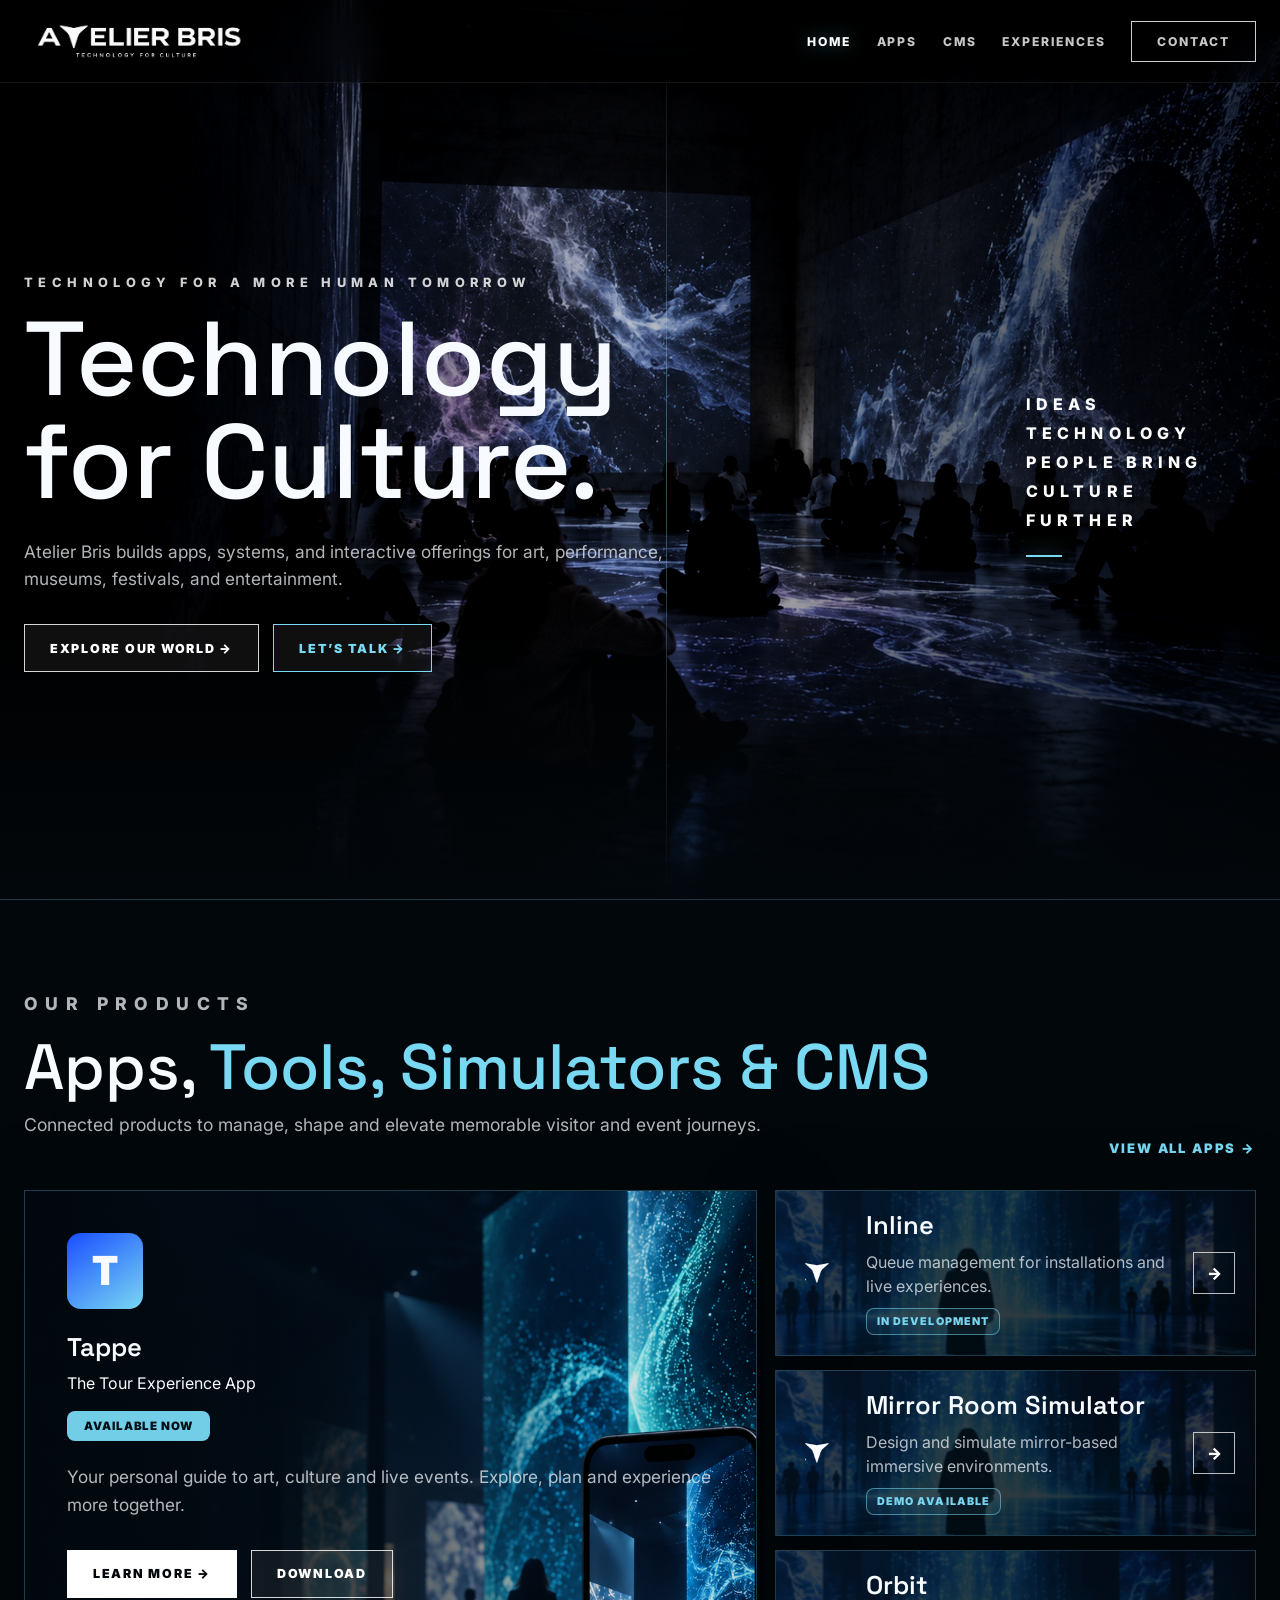
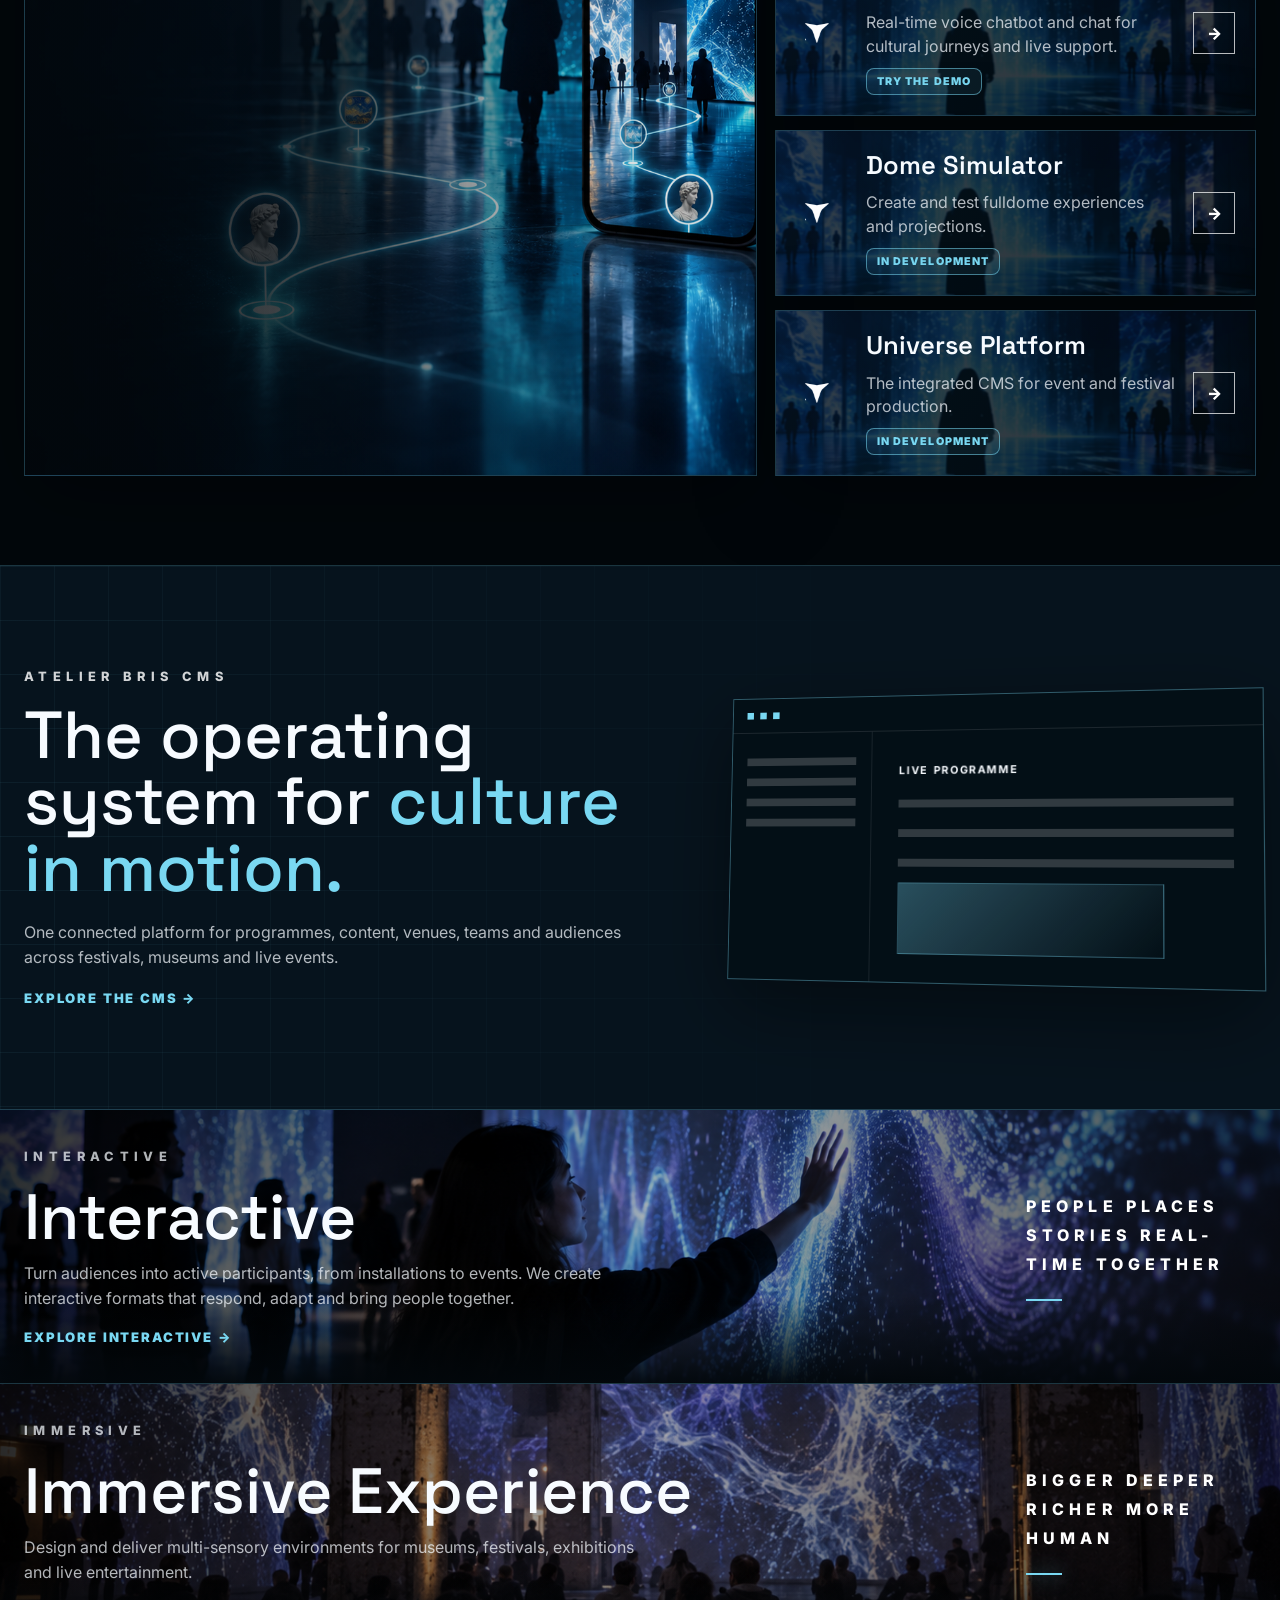
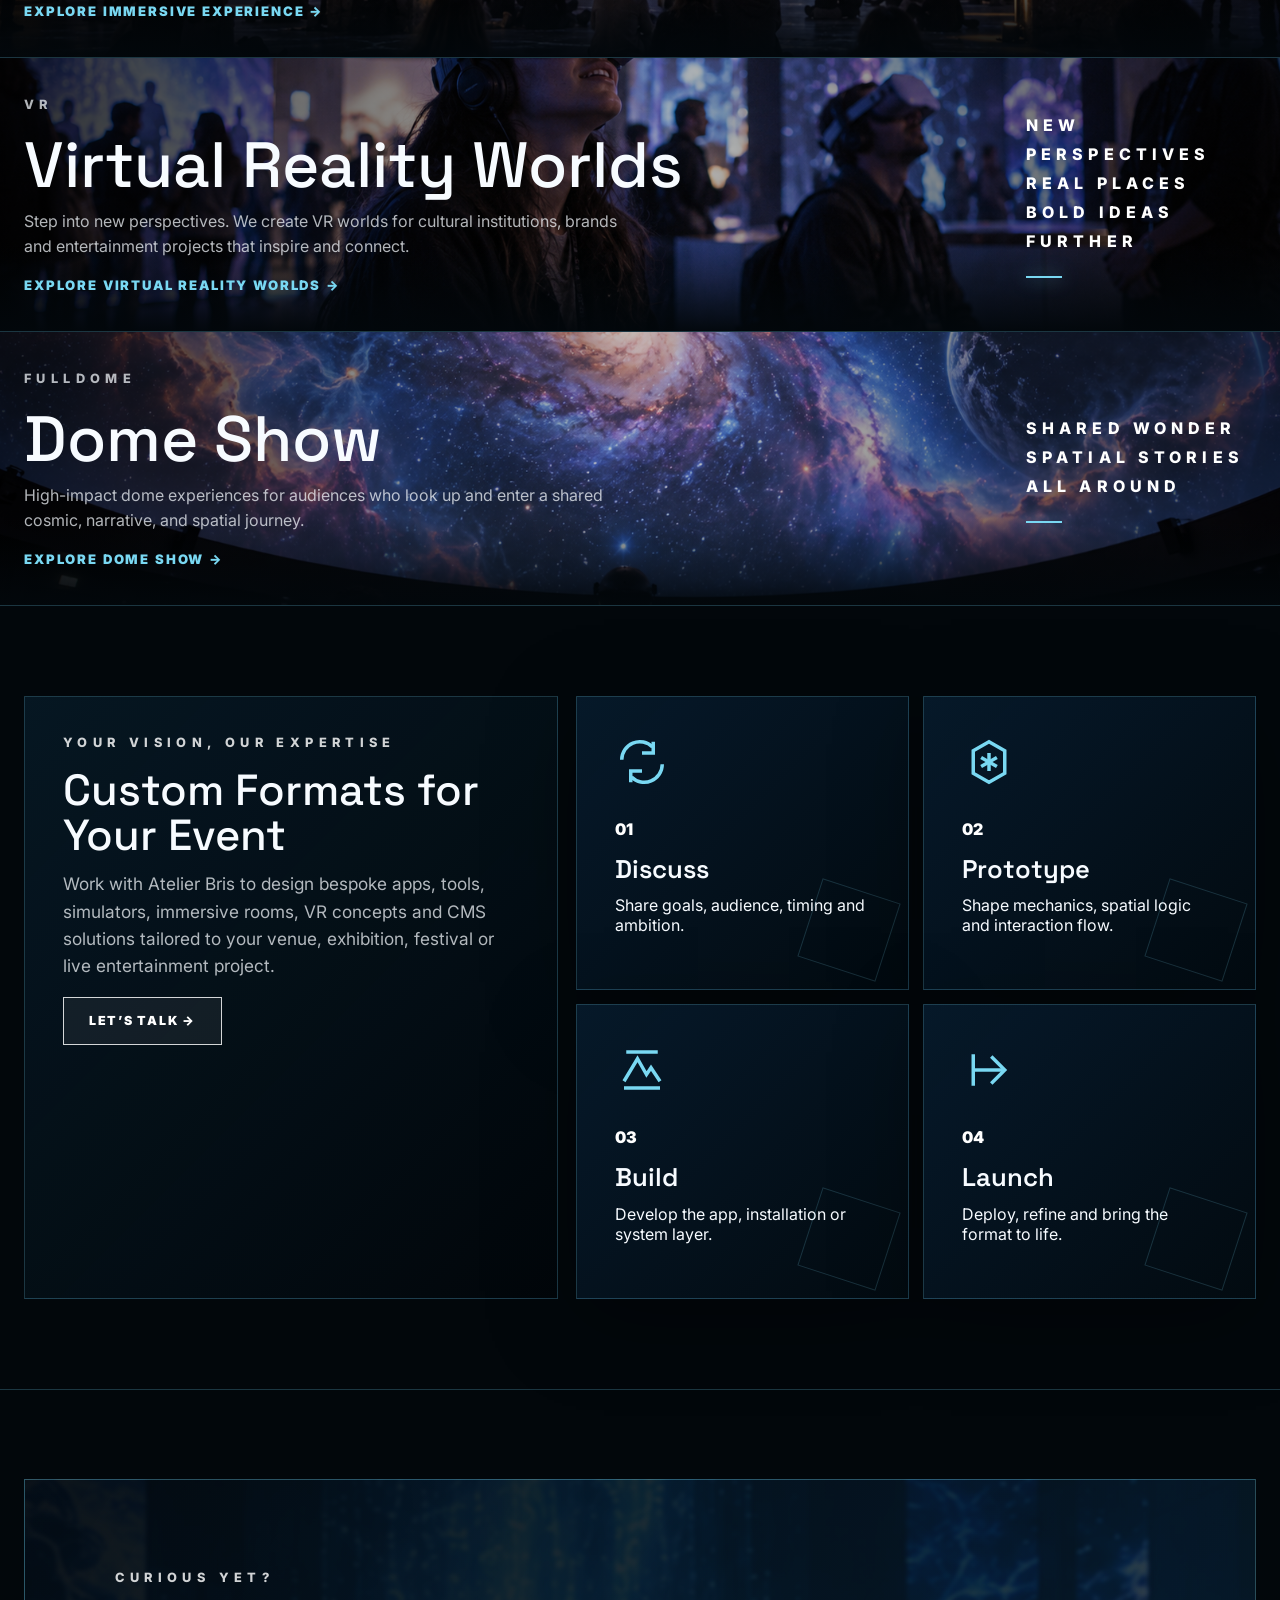
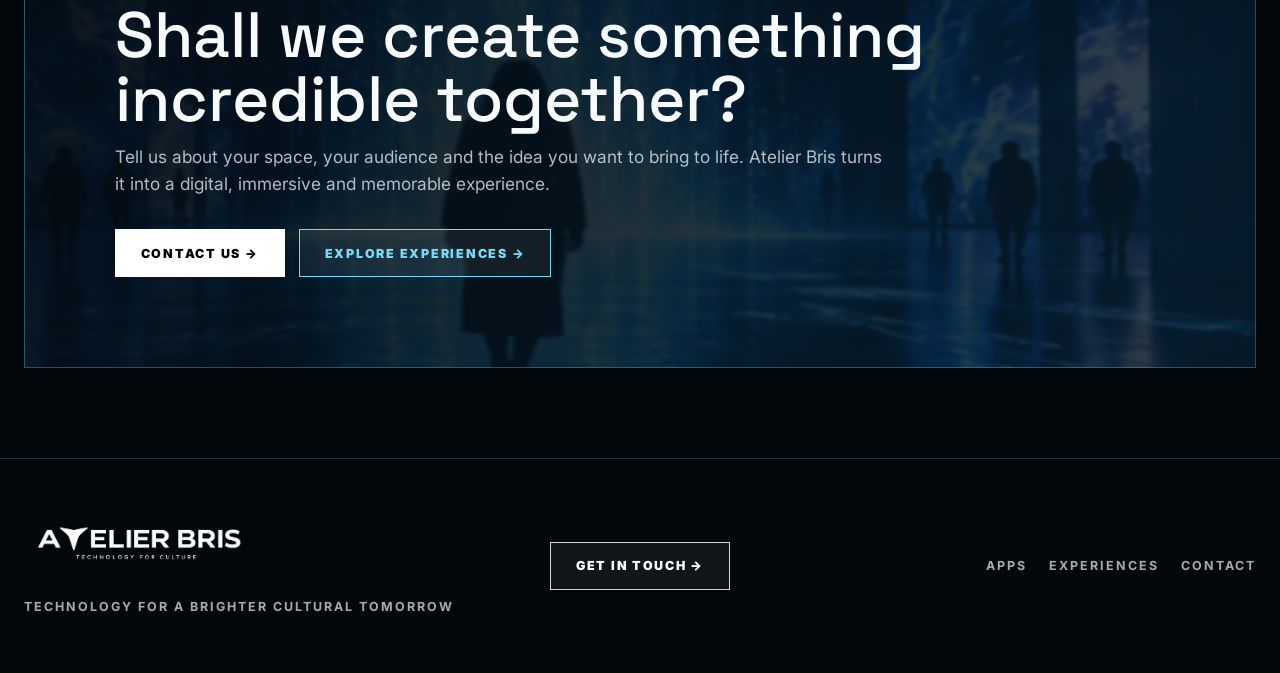
<file: index.html>
<!doctype html>
<html lang="en" class="no-js">
  <head>
    <meta charset="UTF-8" />
    <meta name="viewport" content="width=device-width, initial-scale=1.0" />
    <title>Atelier Bris | Technology for Culture</title>
    <meta name="description" content="Atelier Bris crea app, sistemi e format interattivi per arte, cultura, musei, festival e entertainment." />
    <link rel="preconnect" href="https://fonts.googleapis.com" />
    <link rel="preconnect" href="https://fonts.gstatic.com" crossorigin />
    <link href="https://fonts.googleapis.com/css2?family=Inter:wght@400;500;700;800;900&family=Space+Grotesk:wght@400;500;600;700&display=swap" rel="stylesheet" />
    <link rel="stylesheet" href="styles.css" />
  </head>
  <body style="--hero-image: url('assets/hero.png'); --abstract-image: url('assets/atelier-bris-abstract-clean.jpg')">
    <div class="site-shell">
      <header class="site-header">
        <nav class="nav" aria-label="Main navigation">
          <a class="brand" href="index.html" aria-label="Atelier Bris home"><img src="assets/atelier-bris-logo-white.png" alt="Atelier Bris - Technology for Culture" /></a>
          <button class="menu-toggle" type="button" aria-label="Open menu" aria-expanded="false" aria-controls="primary-menu" data-menu-toggle><span></span><span></span><span></span></button>
          <div class="nav-links" id="primary-menu" data-menu-panel>
            <a class="active" href="index.html">Home</a>
            <a href="apps/index.html">Apps</a>
            <a href="cms/index.html">CMS</a>
            <a href="experiences/index.html">Experiences</a>
            <a class="pill" href="contact/index.html">Contact</a>
          </div>
        </nav>
      </header>

      <main>
        <section class="hero">
          <div class="container hero-grid">
            <div class="reveal">
              <p class="eyebrow">Technology for a more human tomorrow</p>
              <h1>Technology for Culture.</h1>
              <p class="lead">Atelier Bris builds apps, systems, and interactive offerings for art, performance, museums, festivals, and entertainment.</p>
              <div class="actions">
                <a class="btn" href="experiences/index.html">Explore Our World →</a>
                <a class="btn cyan" href="contact/index.html">Let’s Talk →</a>
              </div>
            </div>
            <aside class="side-manifesto reveal">Ideas technology people bring culture further</aside>
          </div>
        </section>

        <section class="section" id="products">
          <div class="container">
            <div class="section-heading reveal">
              <div>
                <p class="eyebrow">Our Products</p>
                <h2>Apps, <span class="cyan-text">Tools, Simulators & CMS</span></h2>
                <p>Connected products to manage, shape and elevate memorable visitor and event journeys.</p>
              </div>
              <a class="kicker-link" href="apps/index.html">View all apps →</a>
            </div>
            <div class="products-grid">
              <a class="featured-app reveal" href="tappe/index.html">
                <div>
                  <div class="app-icon">T</div>
                  <h3>Tappe</h3>
                  <p>The Tour Experience App</p>
                  <span class="badge">Available Now</span>
                  <p class="lead">Your personal guide to art, culture and live events. Explore, plan and experience more together.</p>
                  <div class="actions"><span class="btn light">Learn More →</span><span class="btn">Download</span></div>
                </div>
              </a>
              <div class="product-list">
                <a class="product-card reveal" href="apps/index.html"><img class="product-symbol" src="assets/symbol-white.png" alt="" /><div class="product-copy"><h3>Inline</h3><p>Queue management for installations and live experiences.</p><span class="status-tag">In development</span></div><span class="arrow">→</span></a>
                <a class="product-card reveal" href="apps/index.html"><img class="product-symbol" src="assets/symbol-white.png" alt="" /><div class="product-copy"><h3>Mirror Room Simulator</h3><p>Design and simulate mirror-based immersive environments.</p><span class="status-tag">Demo Available</span></div><span class="arrow">→</span></a>
                <a class="product-card reveal" href="orbit/index.html"><img class="product-symbol" src="assets/symbol-white.png" alt="" /><div class="product-copy"><h3>Orbit</h3><p>Real-time voice chatbot and chat for cultural journeys and live support.</p><span class="status-tag">Try the demo</span></div><span class="arrow">→</span></a>
                <a class="product-card reveal" href="apps/index.html"><img class="product-symbol" src="assets/symbol-white.png" alt="" /><div class="product-copy"><h3>Dome Simulator</h3><p>Create and test fulldome experiences and projections.</p><span class="status-tag">In development</span></div><span class="arrow">→</span></a>
                <a class="product-card reveal" href="apps/index.html"><img class="product-symbol" src="assets/symbol-white.png" alt="" /><div class="product-copy"><h3>Universe Platform</h3><p>The integrated CMS for event and festival production.</p><span class="status-tag">In development</span></div><span class="arrow">→</span></a>
              </div>
            </div>
          </div>
        </section>

        <a class="cms-banner" href="cms/index.html">
          <div class="container cms-banner-grid reveal">
            <div>
              <p class="eyebrow">Atelier Bris CMS</p>
              <h2>The operating system for <span class="cyan-text">culture in motion.</span></h2>
              <p>One connected platform for programmes, content, venues, teams and audiences across festivals, museums and live events.</p>
              <span class="kicker-link">Explore the CMS →</span>
            </div>
            <div class="cms-ui-preview" aria-hidden="true">
              <div class="cms-ui-top"><span></span><span></span><span></span></div>
              <div class="cms-ui-layout"><aside><i></i><i></i><i></i><i></i></aside><div><b>LIVE PROGRAMME</b><em></em><em></em><em></em><strong></strong></div></div>
            </div>
          </div>
        </a>

        <a class="visual-band visual-interactive" href="experiences/index.html">
          <div class="container band-content reveal">
            <div><p class="eyebrow">Interactive</p><h2>Interactive</h2><p>Turn audiences into active participants, from installations to events. We create interactive formats that respond, adapt and bring people together.</p><span class="kicker-link">Explore Interactive →</span></div>
            <aside class="side-manifesto">People places stories real-time together</aside>
          </div>
        </a>
        <a class="visual-band visual-immersive" href="experiences/index.html">
          <div class="container band-content reveal">
            <div><p class="eyebrow">Immersive</p><h2>Immersive Experience</h2><p>Design and deliver multi-sensory environments for museums, festivals, exhibitions and live entertainment.</p><span class="kicker-link">Explore Immersive Experience →</span></div>
            <aside class="side-manifesto">Bigger deeper richer more human</aside>
          </div>
        </a>
        <a class="visual-band visual-vr" href="experiences/index.html">
          <div class="container band-content reveal">
            <div><p class="eyebrow">VR</p><h2>Virtual Reality Worlds</h2><p>Step into new perspectives. We create VR worlds for cultural institutions, brands and entertainment projects that inspire and connect.</p><span class="kicker-link">Explore Virtual Reality Worlds →</span></div>
            <aside class="side-manifesto">New perspectives real places bold ideas further</aside>
          </div>
        </a>
        <a class="visual-band visual-dome" href="experiences/index.html">
          <div class="container band-content reveal">
            <div><p class="eyebrow">Fulldome</p><h2>Dome Show</h2><p>High-impact dome experiences for audiences who look up and enter a shared cosmic, narrative, and spatial journey.</p><span class="kicker-link">Explore Dome Show →</span></div>
            <aside class="side-manifesto">Shared wonder spatial stories all around</aside>
          </div>
        </a>

        <section class="section">
          <div class="container process reveal">
            <a class="process-intro" href="contact/index.html">
              <p class="eyebrow">Your Vision, Our Expertise</p>
              <h2>Custom Formats for Your Event</h2>
              <p class="lead">Work with Atelier Bris to design bespoke apps, tools, simulators, immersive rooms, VR concepts and CMS solutions tailored to your venue, exhibition, festival or live entertainment project.</p>
              <span class="btn">Let’s Talk →</span>
            </a>
            <div class="process-steps">
              <div class="process-step"><svg viewBox="0 0 24 24" fill="none" stroke="currentColor"><path d="M3 11a8 8 0 0 1 13.66-5.66" /><path d="M21 13a8 8 0 0 1-13.66 5.66" /><path d="M17 3v5h-5" /><path d="M7 21v-5h5" /></svg><p class="step-number">01</p><h3>Discuss</h3><p>Share goals, audience, timing and ambition.</p></div>
              <div class="process-step"><svg viewBox="0 0 24 24" fill="none" stroke="currentColor"><path d="M12 3l7 4v10l-7 4-7-4V7l7-4Z" /><path d="M12 8v8" /><path d="M8.5 10l7 4" /><path d="M15.5 10l-7 4" /></svg><p class="step-number">02</p><h3>Prototype</h3><p>Shape mechanics, spatial logic and interaction flow.</p></div>
              <div class="process-step"><svg viewBox="0 0 24 24" fill="none" stroke="currentColor"><path d="M4 17l6-10 4 7 2-3 4 6" /><path d="M4 20h16" /><path d="M5 4h14" /></svg><p class="step-number">03</p><h3>Build</h3><p>Develop the app, installation or system layer.</p></div>
              <div class="process-step"><svg viewBox="0 0 24 24" fill="none" stroke="currentColor"><path d="M5 12h14" /><path d="M13 6l6 6-6 6" /><path d="M5 5v14" /></svg><p class="step-number">04</p><h3>Launch</h3><p>Deploy, refine and bring the format to life.</p></div>
            </div>
          </div>
        </section>
        <section class="section">
          <div class="container final-cta reveal">
            <p class="eyebrow">Curious Yet?</p>
            <h2>Shall we create something incredible together?</h2>
            <p class="lead">Tell us about your space, your audience and the idea you want to bring to life. Atelier Bris turns it into a digital, immersive and memorable experience.</p>
            <div class="actions"><a class="btn light" href="contact/index.html">Contact us →</a><a class="btn cyan" href="experiences/index.html">Explore Experiences →</a></div>
          </div>
        </section>
      </main>

      <footer class="site-footer">
        <div class="container footer-grid">
          <div class="footer-brand"><img src="assets/atelier-bris-logo-white.png" alt="Atelier Bris - Technology for Culture" /><p>Technology for a brighter cultural tomorrow</p></div>
          <a class="btn" href="contact/index.html">Get in Touch →</a>
          <div class="footer-links"><a href="apps/index.html">Apps</a><a href="experiences/index.html">Experiences</a><a href="contact/index.html">Contact</a></div>
        </div>
      </footer>
    </div>
    <script src="script.js"></script>
  </body>
</html>
</file>
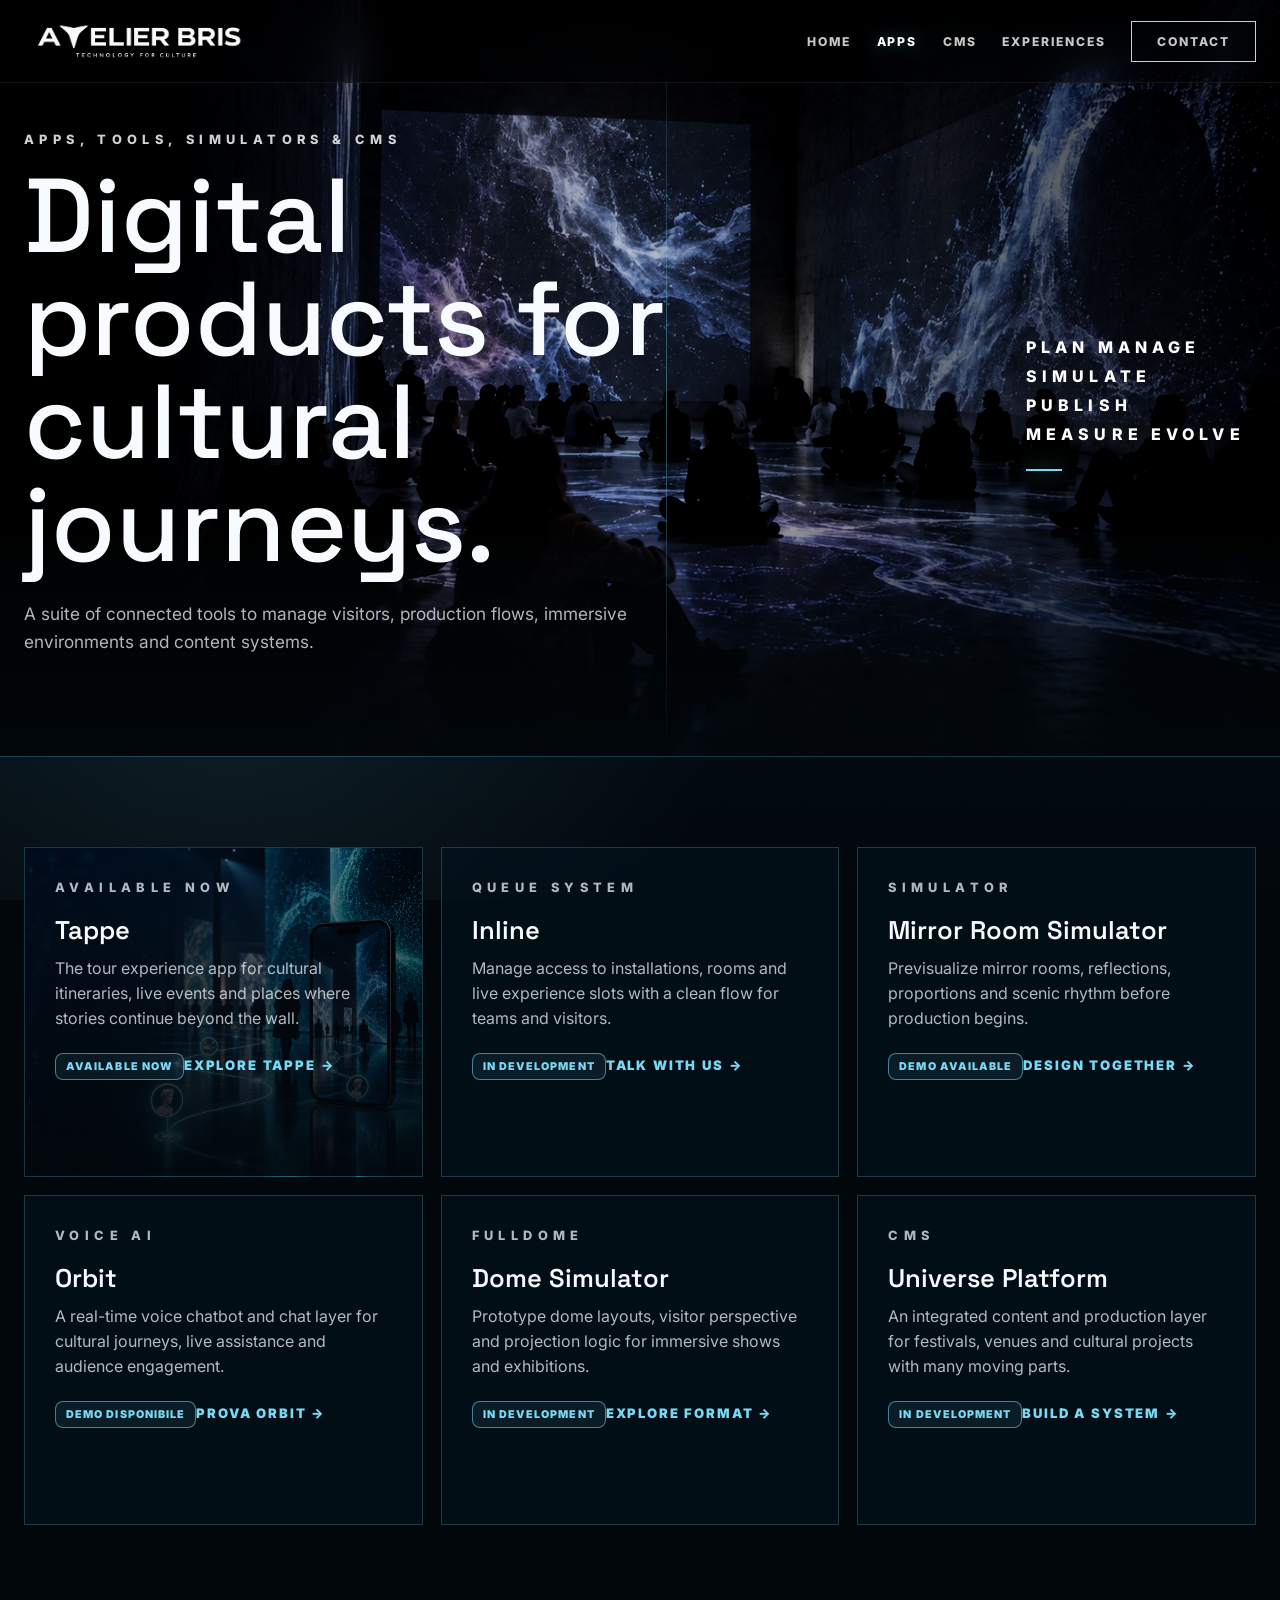
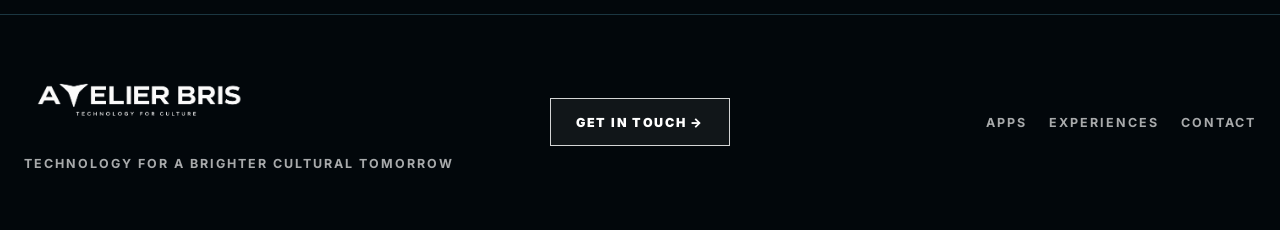
<file: apps/index.html>
<!doctype html>
<html lang="en" class="no-js">
  <head>
    <meta charset="UTF-8" />
    <meta name="viewport" content="width=device-width, initial-scale=1.0" />
    <title>Apps | Atelier Bris</title>
    <meta name="description" content="App, tool, simulatori e CMS sviluppati da Atelier Bris per cultura, eventi e installazioni." />
    <link rel="preconnect" href="https://fonts.googleapis.com" />
    <link rel="preconnect" href="https://fonts.gstatic.com" crossorigin />
    <link href="https://fonts.googleapis.com/css2?family=Inter:wght@400;500;700;800;900&family=Space+Grotesk:wght@400;500;600;700&display=swap" rel="stylesheet" />
    <link rel="stylesheet" href="../styles.css" />
  </head>
  <body style="--hero-image: url('../assets/hero.png'); --abstract-image: url('../assets/atelier-bris-abstract-clean.jpg')">
    <div class="site-shell">
      <header class="site-header">
        <nav class="nav" aria-label="Main navigation">
          <a class="brand" href="../index.html"><img src="../assets/atelier-bris-logo-white.png" alt="Atelier Bris - Technology for Culture" /></a>
          <button class="menu-toggle" type="button" aria-label="Open menu" aria-expanded="false" aria-controls="primary-menu" data-menu-toggle><span></span><span></span><span></span></button>
          <div class="nav-links" id="primary-menu" data-menu-panel>
            <a href="../index.html">Home</a>
            <a class="active" href="../apps/index.html">Apps</a>
            <a href="../cms/index.html">CMS</a>
            <a href="../experiences/index.html">Experiences</a>
            <a class="pill" href="../contact/index.html">Contact</a>
          </div>
        </nav>
      </header>
      <main>
        <section class="hero page-hero">
          <div class="container hero-grid">
            <div class="reveal">
              <p class="eyebrow">Apps, Tools, Simulators & CMS</p>
              <h1>Digital products for cultural journeys.</h1>
              <p class="lead">A suite of connected tools to manage visitors, production flows, immersive environments and content systems.</p>
            </div>
            <aside class="side-manifesto reveal">Plan manage simulate publish measure evolve</aside>
          </div>
        </section>
        <section class="section">
          <div class="container cards-grid">
            <article class="content-card content-card-tappe reveal"><p class="eyebrow">Available Now</p><h3>Tappe</h3><p>The tour experience app for cultural itineraries, live events and places where stories continue beyond the wall.</p><span class="status-tag">Available Now</span><a class="kicker-link" href="../tappe/index.html">Explore Tappe →</a></article>
            <article class="content-card reveal"><p class="eyebrow">Queue System</p><h3>Inline</h3><p>Manage access to installations, rooms and live experience slots with a clean flow for teams and visitors.</p><span class="status-tag">In development</span><a class="kicker-link" href="../contact/index.html">Talk with us →</a></article>
            <article class="content-card reveal"><p class="eyebrow">Simulator</p><h3>Mirror Room Simulator</h3><p>Previsualize mirror rooms, reflections, proportions and scenic rhythm before production begins.</p><span class="status-tag">Demo Available</span><a class="kicker-link" href="../contact/index.html">Design together →</a></article>
            <article class="content-card reveal"><p class="eyebrow">Voice AI</p><h3>Orbit</h3><p>A real-time voice chatbot and chat layer for cultural journeys, live assistance and audience engagement.</p><span class="status-tag">Demo disponibile</span><a class="kicker-link" href="../orbit/index.html">Prova Orbit →</a></article>
            <article class="content-card reveal"><p class="eyebrow">Fulldome</p><h3>Dome Simulator</h3><p>Prototype dome layouts, visitor perspective and projection logic for immersive shows and exhibitions.</p><span class="status-tag">In development</span><a class="kicker-link" href="../contact/index.html">Explore format →</a></article>
            <article class="content-card reveal"><p class="eyebrow">CMS</p><h3>Universe Platform</h3><p>An integrated content and production layer for festivals, venues and cultural projects with many moving parts.</p><span class="status-tag">In development</span><a class="kicker-link" href="../contact/index.html">Build a system →</a></article>
          </div>
        </section>
      </main>
      <footer class="site-footer">
        <div class="container footer-grid">
          <div class="footer-brand"><img src="../assets/atelier-bris-logo-white.png" alt="Atelier Bris - Technology for Culture" /><p>Technology for a brighter cultural tomorrow</p></div>
          <a class="btn" href="../contact/index.html">Get in Touch →</a>
          <div class="footer-links"><a href="../apps/index.html">Apps</a><a href="../experiences/index.html">Experiences</a><a href="../contact/index.html">Contact</a></div>
        </div>
      </footer>
    </div>
    <script src="../script.js"></script>
  </body>
</html>
</file>
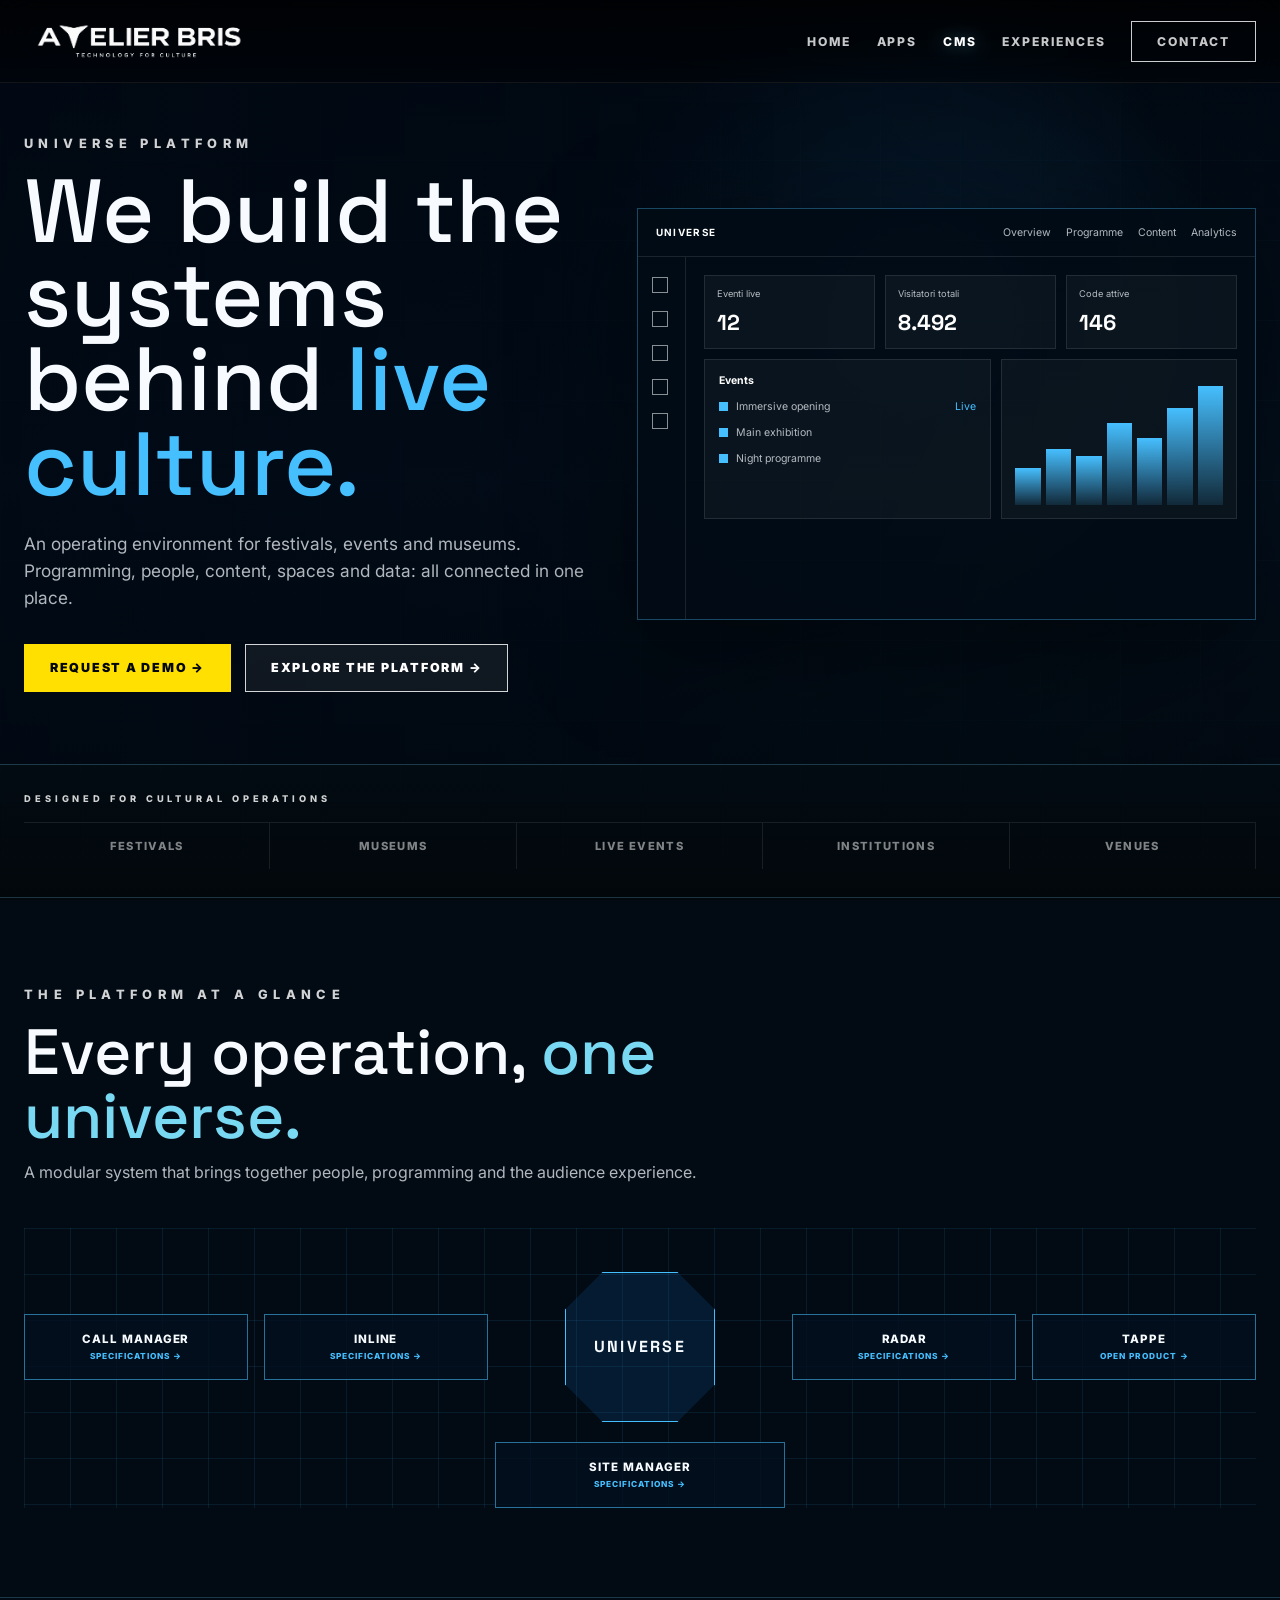
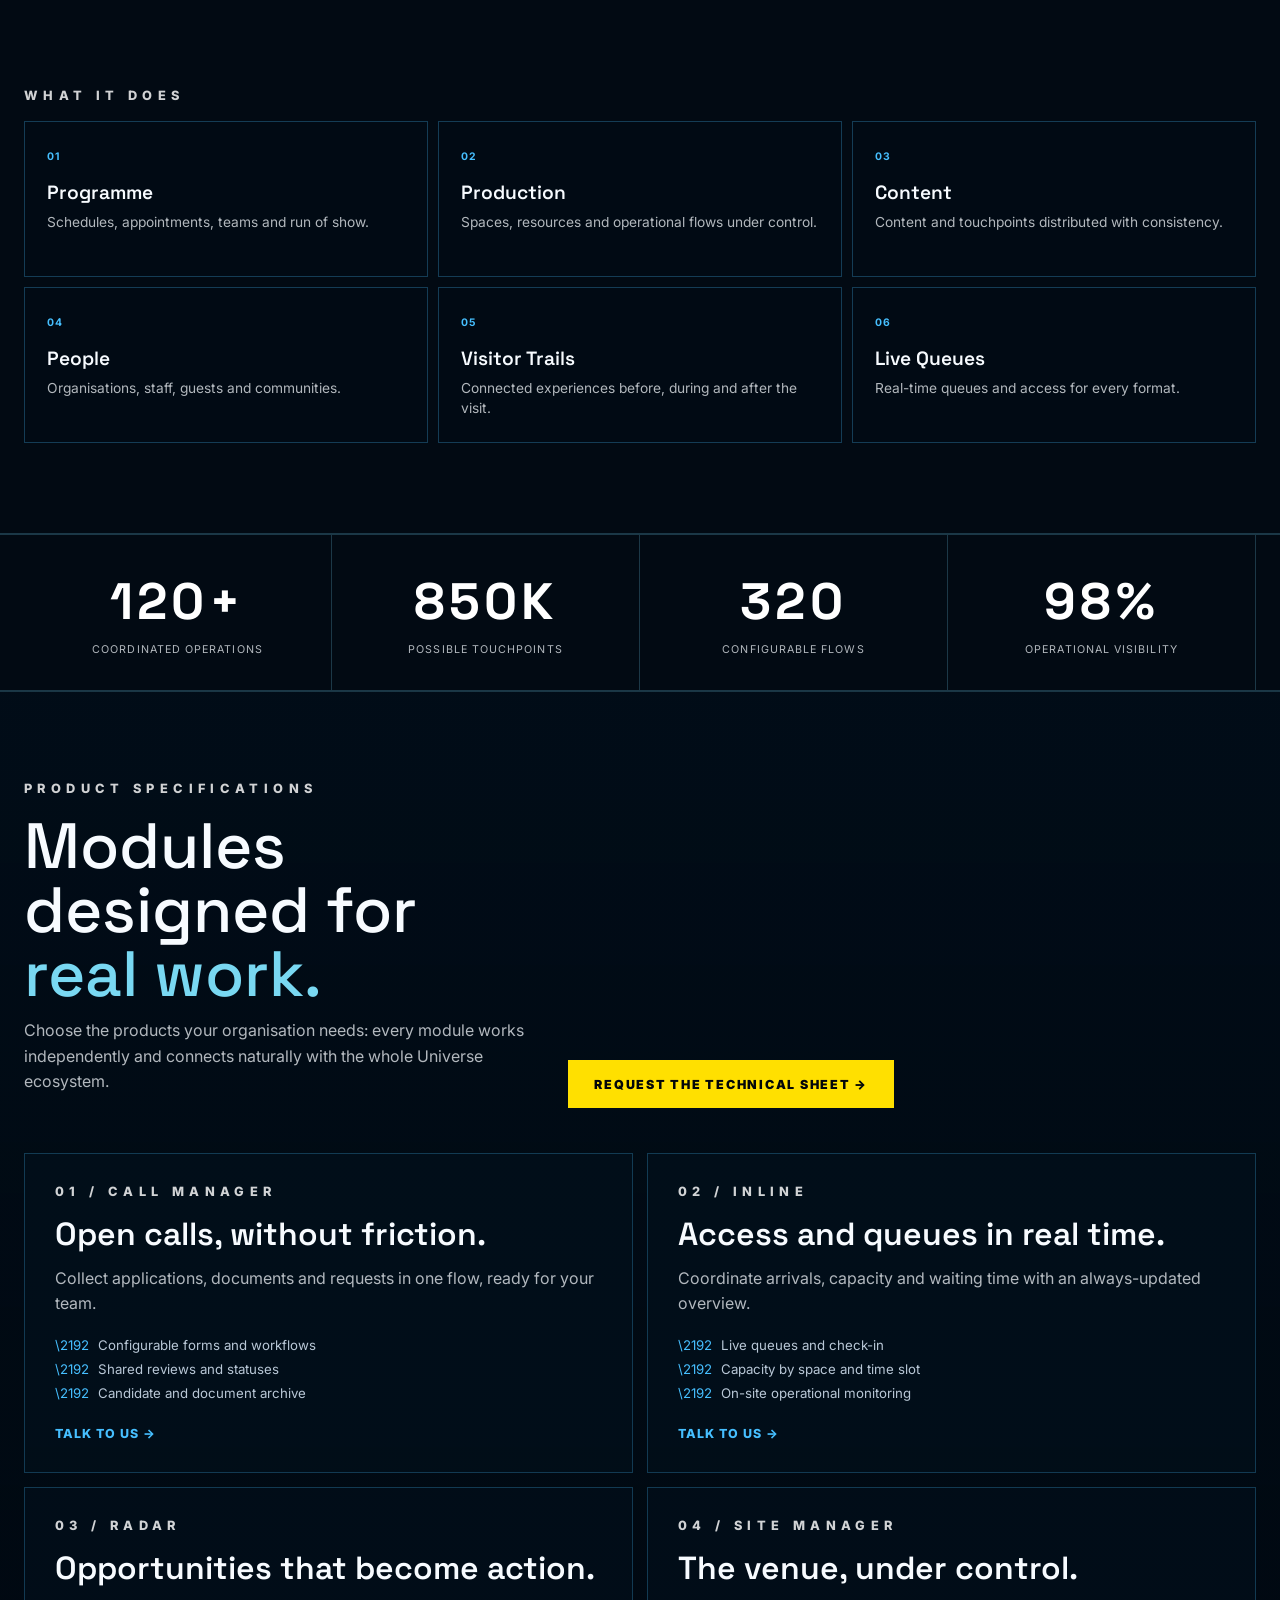
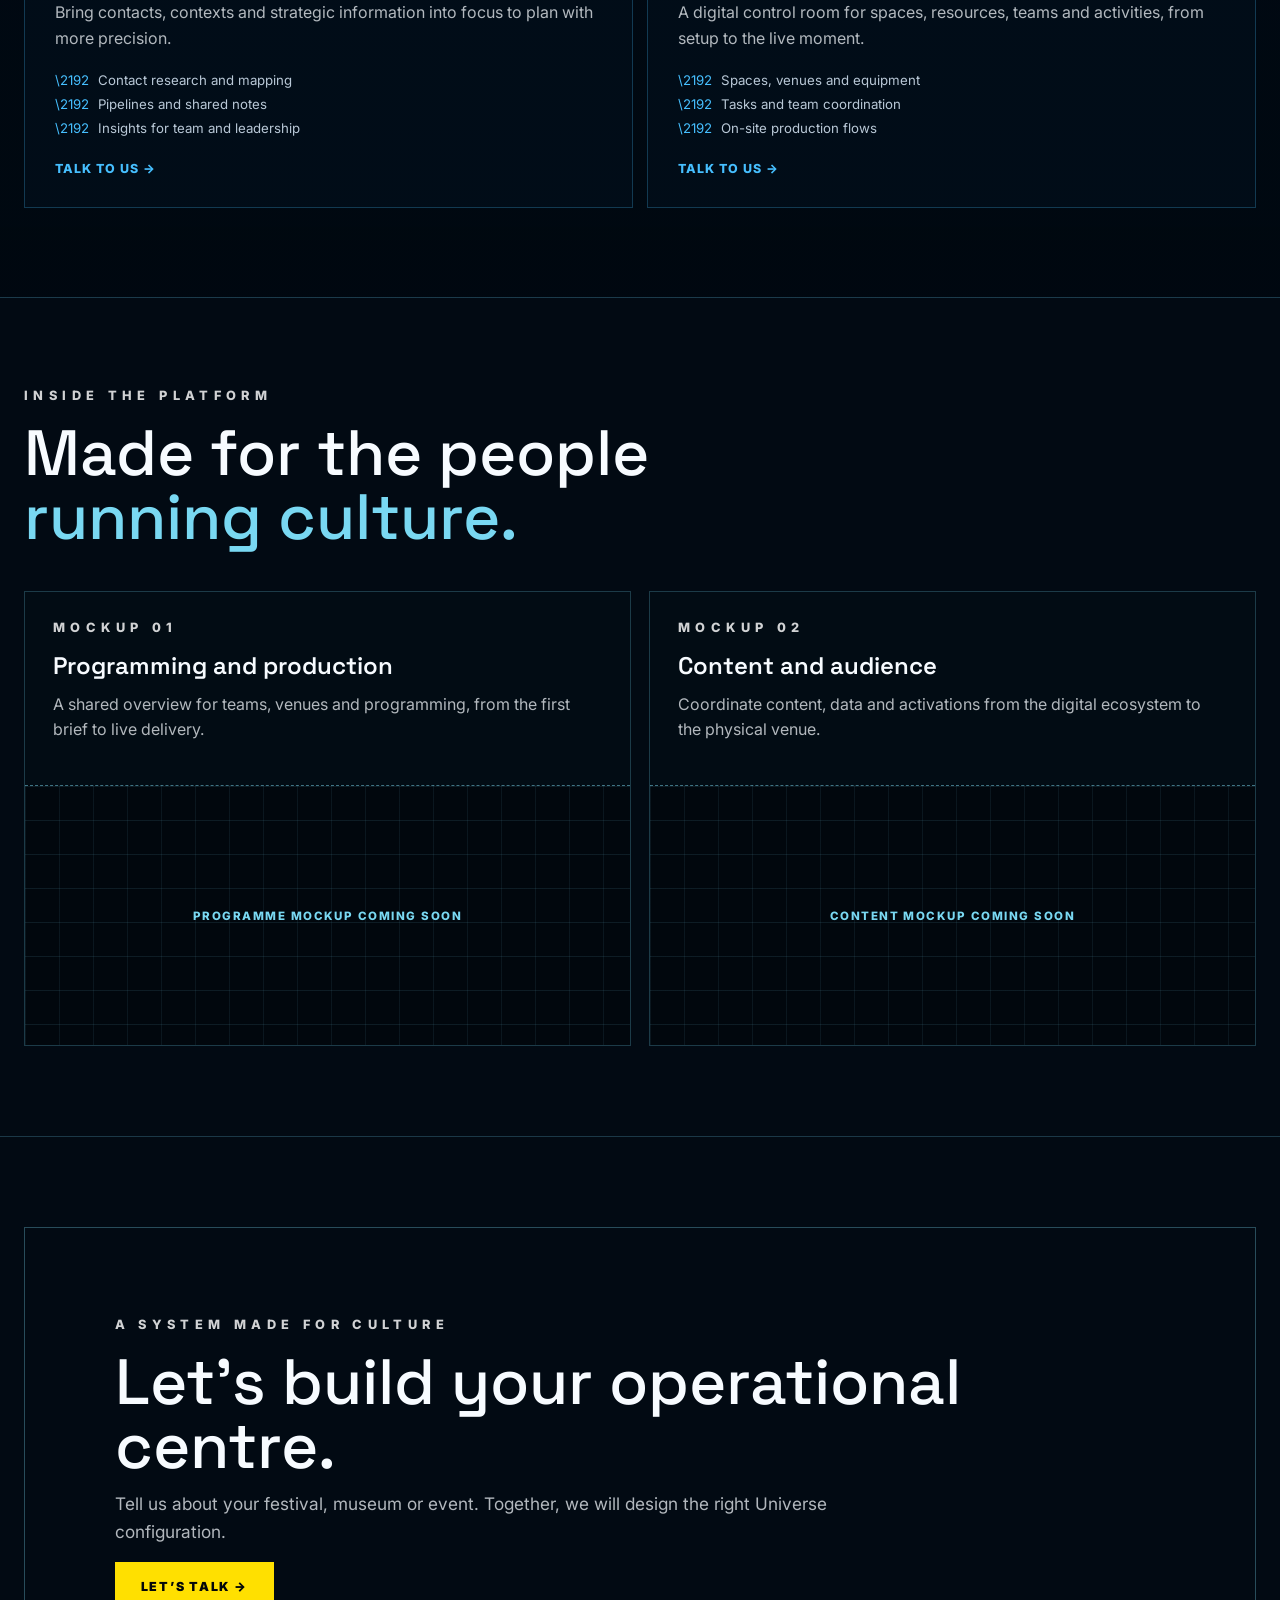
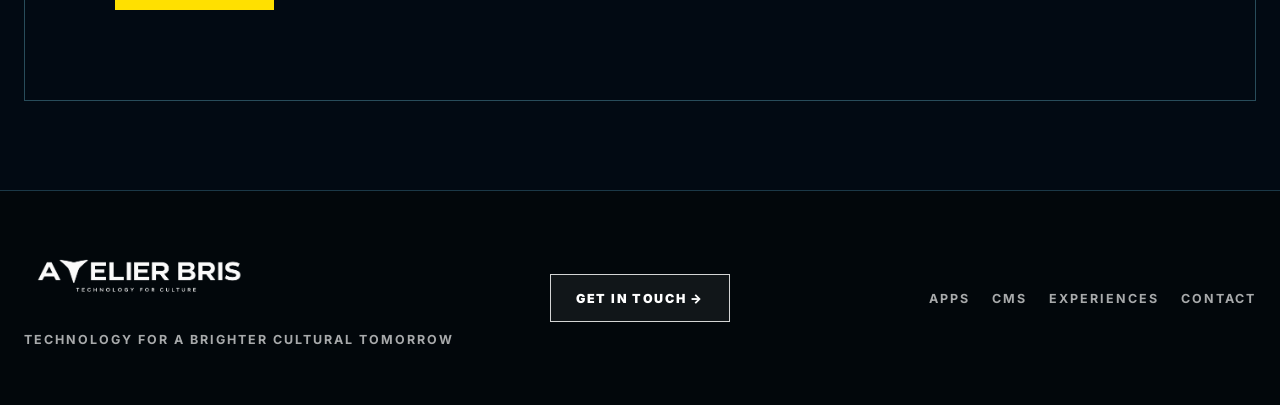
<file: cms/index.html>
<!doctype html>
<html lang="en" class="no-js">
  <head>
    <meta charset="UTF-8" />
    <meta name="viewport" content="width=device-width, initial-scale=1.0" />
    <title>Universe CMS | Atelier Bris</title>
    <meta name="description" content="Universe e il CMS Atelier Bris per festival, eventi e musei." />
    <link rel="preconnect" href="https://fonts.googleapis.com" />
    <link rel="preconnect" href="https://fonts.gstatic.com" crossorigin />
    <link href="https://fonts.googleapis.com/css2?family=Inter:wght@400;500;700;800;900&family=Space+Grotesk:wght@400;500;600;700&display=swap" rel="stylesheet" />
    <link rel="stylesheet" href="../styles.css" />
  </head>
  <body class="universe-page">
    <div class="site-shell">
      <header class="site-header">
        <nav class="nav" aria-label="Main navigation">
          <a class="brand" href="../index.html" aria-label="Atelier Bris home"><img src="../assets/atelier-bris-logo-white.png" alt="Atelier Bris - Technology for Culture" /></a>
          <button class="menu-toggle" type="button" aria-label="Open menu" aria-expanded="false" aria-controls="primary-menu" data-menu-toggle><span></span><span></span><span></span></button>
          <div class="nav-links" id="primary-menu" data-menu-panel><a href="../index.html">Home</a><a href="../apps/index.html">Apps</a><a class="active" href="index.html">CMS</a><a href="../experiences/index.html">Experiences</a><a class="pill" href="../contact/index.html">Contact</a></div>
        </nav>
      </header>
      <main>
        <section class="universe-hero">
          <div class="container universe-hero-grid">
            <div class="reveal"><p class="eyebrow">Universe Platform</p><h1>We build the systems behind <span>live culture.</span></h1><p class="lead">An operating environment for festivals, events and museums. Programming, people, content, spaces and data: all connected in one place.</p><div class="actions"><a class="btn universe-primary" href="../contact/index.html">Request a demo →</a><a class="btn" href="universe/index.html">Explore the platform →</a></div></div>
            <div class="universe-console reveal" aria-label="Anteprima dashboard Universe"><div class="universe-console-nav"><b>UNIVERSE</b><span>Overview</span><span>Programme</span><span>Content</span><span>Analytics</span></div><div class="universe-dashboard"><div class="universe-sidebar"><i></i><i></i><i></i><i></i><i></i></div><div class="universe-dashboard-main"><div class="universe-kpis"><div><small>Eventi live</small><strong>12</strong></div><div><small>Visitatori totali</small><strong>8.492</strong></div><div><small>Code attive</small><strong>146</strong></div></div><div class="universe-dashboard-grid"><div class="universe-event-list"><b>Events</b><p><i></i> Immersive opening <em>Live</em></p><p><i></i> Main exhibition</p><p><i></i> Night programme</p></div><div class="universe-line-chart"><i></i><i></i><i></i><i></i><i></i><i></i><i></i></div></div></div></div></div>
          </div>
        </section>
        <section class="universe-trust"><div class="container"><p class="eyebrow">Designed for cultural operations</p><div><span>Festivals</span><span>Museums</span><span>Live events</span><span>Institutions</span><span>Venues</span></div></div></section>
        <section class="section universe-system" id="platform"><div class="container"><div class="universe-section-heading reveal"><div><p class="eyebrow">The platform at a glance</p><h2>Every operation, <span class="cyan-text">one universe.</span></h2><p>A modular system that brings together people, programming and the audience experience.</p></div></div><div class="universe-map reveal"><a class="universe-module" href="#call-manager">Call Manager <span>Specifications &rarr;</span></a><a class="universe-module" href="#inline">Inline <span>Specifications &rarr;</span></a><div class="universe-core">Universe</div><a class="universe-module" href="#radar">Radar <span>Specifications &rarr;</span></a><a class="universe-module" href="../tappe/index.html">Tappe <span>Open product &rarr;</span></a><a class="universe-module universe-site-manager" href="#site-manager">Site Manager <span>Specifications &rarr;</span></a></div></div></section>
        <section class="section universe-capabilities"><div class="container"><p class="eyebrow">What it does</p><div class="universe-capability-grid"><article><b>01</b><h3>Programme</h3><p>Schedules, appointments, teams and run of show.</p></article><article><b>02</b><h3>Production</h3><p>Spaces, resources and operational flows under control.</p></article><article><b>03</b><h3>Content</h3><p>Content and touchpoints distributed with consistency.</p></article><article><b>04</b><h3>People</h3><p>Organisations, staff, guests and communities.</p></article><article><b>05</b><h3>Visitor Trails</h3><p>Connected experiences before, during and after the visit.</p></article><article><b>06</b><h3>Live Queues</h3><p>Real-time queues and access for every format.</p></article></div></div></section>
        <section class="universe-metrics"><div class="container"><div><strong>120+</strong><span>coordinated operations</span></div><div><strong>850K</strong><span>possible touchpoints</span></div><div><strong>320</strong><span>configurable flows</span></div><div><strong>98%</strong><span>operational visibility</span></div></div></section>
        <section class="section universe-product-specs" id="products"><div class="container"><div class="universe-section-heading universe-spec-heading reveal"><div><p class="eyebrow">Product specifications</p><h2>Modules designed for <span class="cyan-text">real work.</span></h2><p>Choose the products your organisation needs: every module works independently and connects naturally with the whole Universe ecosystem.</p></div><a class="btn universe-primary" href="../contact/index.html">Request the technical sheet &rarr;</a></div><div class="universe-spec-grid"><article class="universe-spec-card reveal" id="call-manager"><p class="eyebrow">01 / Call Manager</p><h3>Open calls, without friction.</h3><p>Collect applications, documents and requests in one flow, ready for your team.</p><ul><li>Configurable forms and workflows</li><li>Shared reviews and statuses</li><li>Candidate and document archive</li></ul><a href="../contact/index.html">Talk to us &rarr;</a></article><article class="universe-spec-card reveal" id="inline"><p class="eyebrow">02 / Inline</p><h3>Access and queues in real time.</h3><p>Coordinate arrivals, capacity and waiting time with an always-updated overview.</p><ul><li>Live queues and check-in</li><li>Capacity by space and time slot</li><li>On-site operational monitoring</li></ul><a href="../contact/index.html">Talk to us &rarr;</a></article><article class="universe-spec-card reveal" id="radar"><p class="eyebrow">03 / Radar</p><h3>Opportunities that become action.</h3><p>Bring contacts, contexts and strategic information into focus to plan with more precision.</p><ul><li>Contact research and mapping</li><li>Pipelines and shared notes</li><li>Insights for team and leadership</li></ul><a href="../contact/index.html">Talk to us &rarr;</a></article><article class="universe-spec-card reveal" id="site-manager"><p class="eyebrow">04 / Site Manager</p><h3>The venue, under control.</h3><p>A digital control room for spaces, resources, teams and activities, from setup to the live moment.</p><ul><li>Spaces, venues and equipment</li><li>Tasks and team coordination</li><li>On-site production flows</li></ul><a href="../contact/index.html">Talk to us &rarr;</a></article></div></div></section>
        <section class="section universe-mockups"><div class="container"><div class="universe-section-heading reveal"><div><p class="eyebrow">Inside the platform</p><h2>Made for the people <span class="cyan-text">running culture.</span></h2></div></div><div class="universe-screen-grid"><article class="universe-screen reveal"><div><p class="eyebrow">Mockup 01</p><h3>Programming and production</h3><p>A shared overview for teams, venues and programming, from the first brief to live delivery.</p></div><div class="mockup-placeholder"><span>Programme mockup coming soon</span></div></article><article class="universe-screen reveal"><div><p class="eyebrow">Mockup 02</p><h3>Content and audience</h3><p>Coordinate content, data and activations from the digital ecosystem to the physical venue.</p></div><div class="mockup-placeholder"><span>Content mockup coming soon</span></div></article></div></div></section>
        <section class="section"><div class="container final-cta reveal"><p class="eyebrow">A system made for culture</p><h2>Let’s build your operational centre.</h2><p class="lead">Tell us about your festival, museum or event. Together, we will design the right Universe configuration.</p><a class="btn universe-primary" href="../contact/index.html">Let’s talk →</a></div></section>
      </main>
      <footer class="site-footer"><div class="container footer-grid"><div class="footer-brand"><img src="../assets/atelier-bris-logo-white.png" alt="Atelier Bris - Technology for Culture" /><p>Technology for a brighter cultural tomorrow</p></div><a class="btn" href="../contact/index.html">Get in Touch →</a><div class="footer-links"><a href="../apps/index.html">Apps</a><a href="index.html">CMS</a><a href="../experiences/index.html">Experiences</a><a href="../contact/index.html">Contact</a></div></div></footer>
    </div>
    <script src="../script.js"></script>
  </body>
</html>
</file>
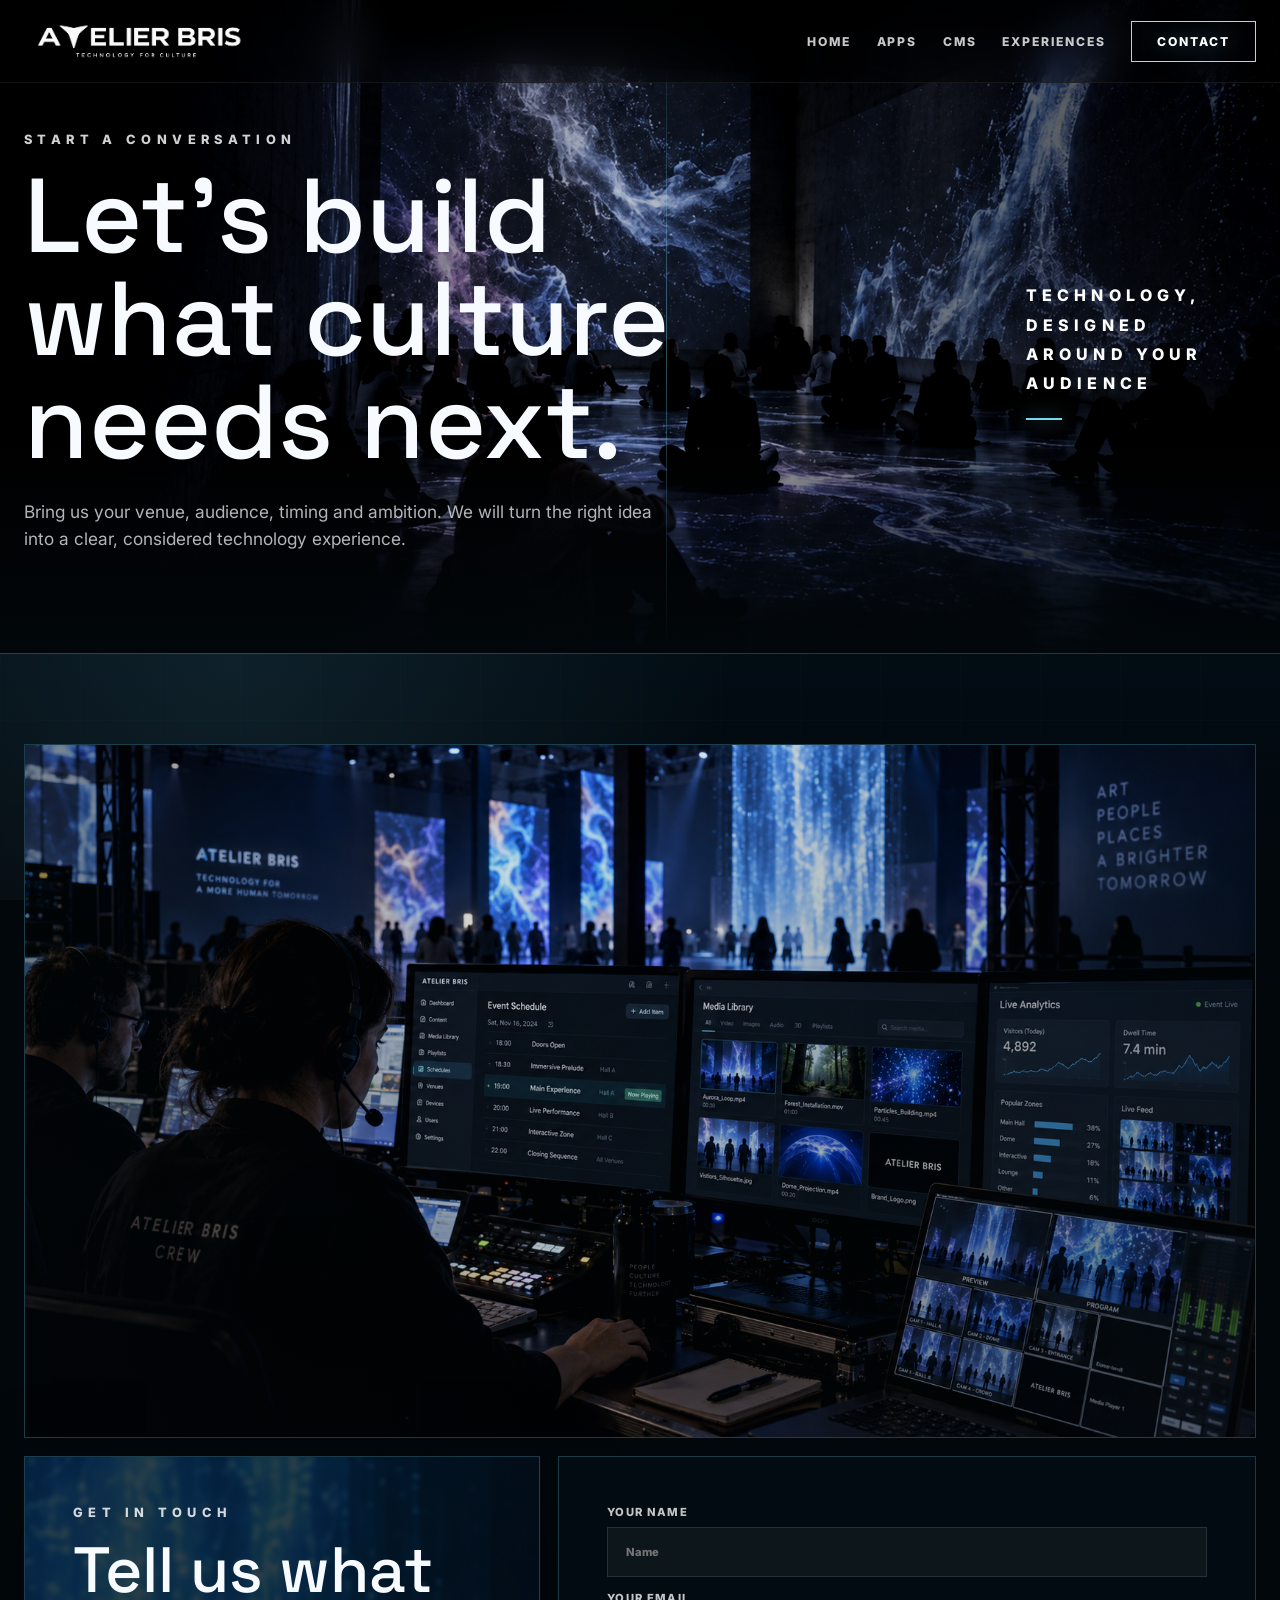
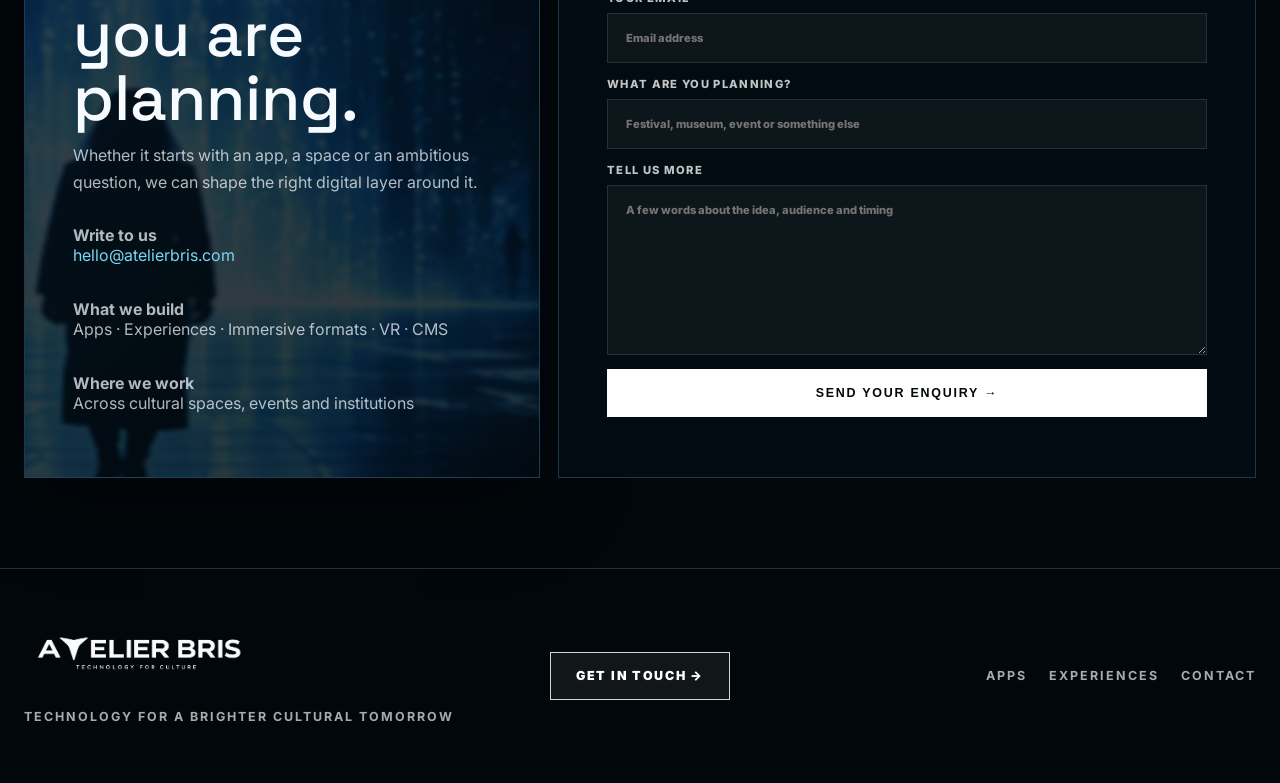
<file: contact/index.html>
<!doctype html>
<html lang="en" class="no-js">
  <head>
    <meta charset="UTF-8" />
    <meta name="viewport" content="width=device-width, initial-scale=1.0" />
    <title>Contact | Atelier Bris</title>
    <meta name="description" content="Contact Atelier Bris for apps, immersive experiences, VR and custom cultural technology formats." />
    <link rel="preconnect" href="https://fonts.googleapis.com" />
    <link rel="preconnect" href="https://fonts.gstatic.com" crossorigin />
    <link href="https://fonts.googleapis.com/css2?family=Inter:wght@400;500;700;800;900&family=Space+Grotesk:wght@400;500;600;700&display=swap" rel="stylesheet" />
    <link rel="stylesheet" href="../styles.css" />
  </head>
  <body style="--hero-image: url('../assets/hero.png'); --abstract-image: url('../assets/atelier-bris-abstract-clean.jpg')">
    <div class="site-shell">
      <header class="site-header">
        <nav class="nav" aria-label="Main navigation">
          <a class="brand" href="../index.html"><img src="../assets/atelier-bris-logo-white.png" alt="Atelier Bris - Technology for Culture" /></a>
          <button class="menu-toggle" type="button" aria-label="Open menu" aria-expanded="false" aria-controls="primary-menu" data-menu-toggle><span></span><span></span><span></span></button>
          <div class="nav-links" id="primary-menu" data-menu-panel>
            <a href="../index.html">Home</a>
            <a href="../apps/index.html">Apps</a>
            <a href="../cms/index.html">CMS</a>
            <a href="../experiences/index.html">Experiences</a>
            <a class="pill active" href="../contact/index.html">Contact</a>
          </div>
        </nav>
      </header>
      <main>
        <section class="hero page-hero">
          <div class="container hero-grid">
            <div class="reveal">
              <p class="eyebrow">Start a conversation</p>
              <h1>Let’s build what culture needs next.</h1>
              <p class="lead">Bring us your venue, audience, timing and ambition. We will turn the right idea into a clear, considered technology experience.</p>
            </div>
            <aside class="side-manifesto reveal">Technology, designed around your audience</aside>
          </div>
        </section>
        <section class="section">
          <div class="container contact-grid">
            <div class="contact-team reveal">
              <img src="../assets/team.png" alt="Atelier Bris team al lavoro su regia e sistemi digitali immersivi" />
            </div>
            <div class="contact-card reveal">
              <p class="eyebrow">Get in touch</p>
              <h2>Tell us what you are planning.</h2>
              <p class="contact-intro">Whether it starts with an app, a space or an ambitious question, we can shape the right digital layer around it.</p>
              <div class="contact-list">
                <p><strong>Write to us</strong><br /><a href="mailto:hello@atelierbris.com">hello@atelierbris.com</a></p>
                <p><strong>What we build</strong><br />Apps · Experiences · Immersive formats · VR · CMS</p>
                <p><strong>Where we work</strong><br />Across cultural spaces, events and institutions</p>
              </div>
            </div>
            <form class="contact-form reveal" action="mailto:hello@atelierbris.com" method="post" enctype="text/plain">
              <label><span>Your name</span><input name="name" autocomplete="name" placeholder="Name" required /></label>
              <label><span>Your email</span><input name="email" type="email" autocomplete="email" placeholder="Email address" required /></label>
              <label><span>What are you planning?</span><input name="project" placeholder="Festival, museum, event or something else" /></label>
              <label><span>Tell us more</span><textarea name="message" placeholder="A few words about the idea, audience and timing" required></textarea></label>
              <button class="btn light" type="submit">Send your enquiry →</button>
            </form>
          </div>
        </section>
      </main>
      <footer class="site-footer">
        <div class="container footer-grid">
          <div class="footer-brand"><img src="../assets/atelier-bris-logo-white.png" alt="Atelier Bris - Technology for Culture" /><p>Technology for a brighter cultural tomorrow</p></div>
          <a class="btn" href="../contact/index.html">Get in Touch →</a>
          <div class="footer-links"><a href="../apps/index.html">Apps</a><a href="../experiences/index.html">Experiences</a><a href="../contact/index.html">Contact</a></div>
        </div>
      </footer>
    </div>
    <script src="../script.js"></script>
  </body>
</html>
</file>
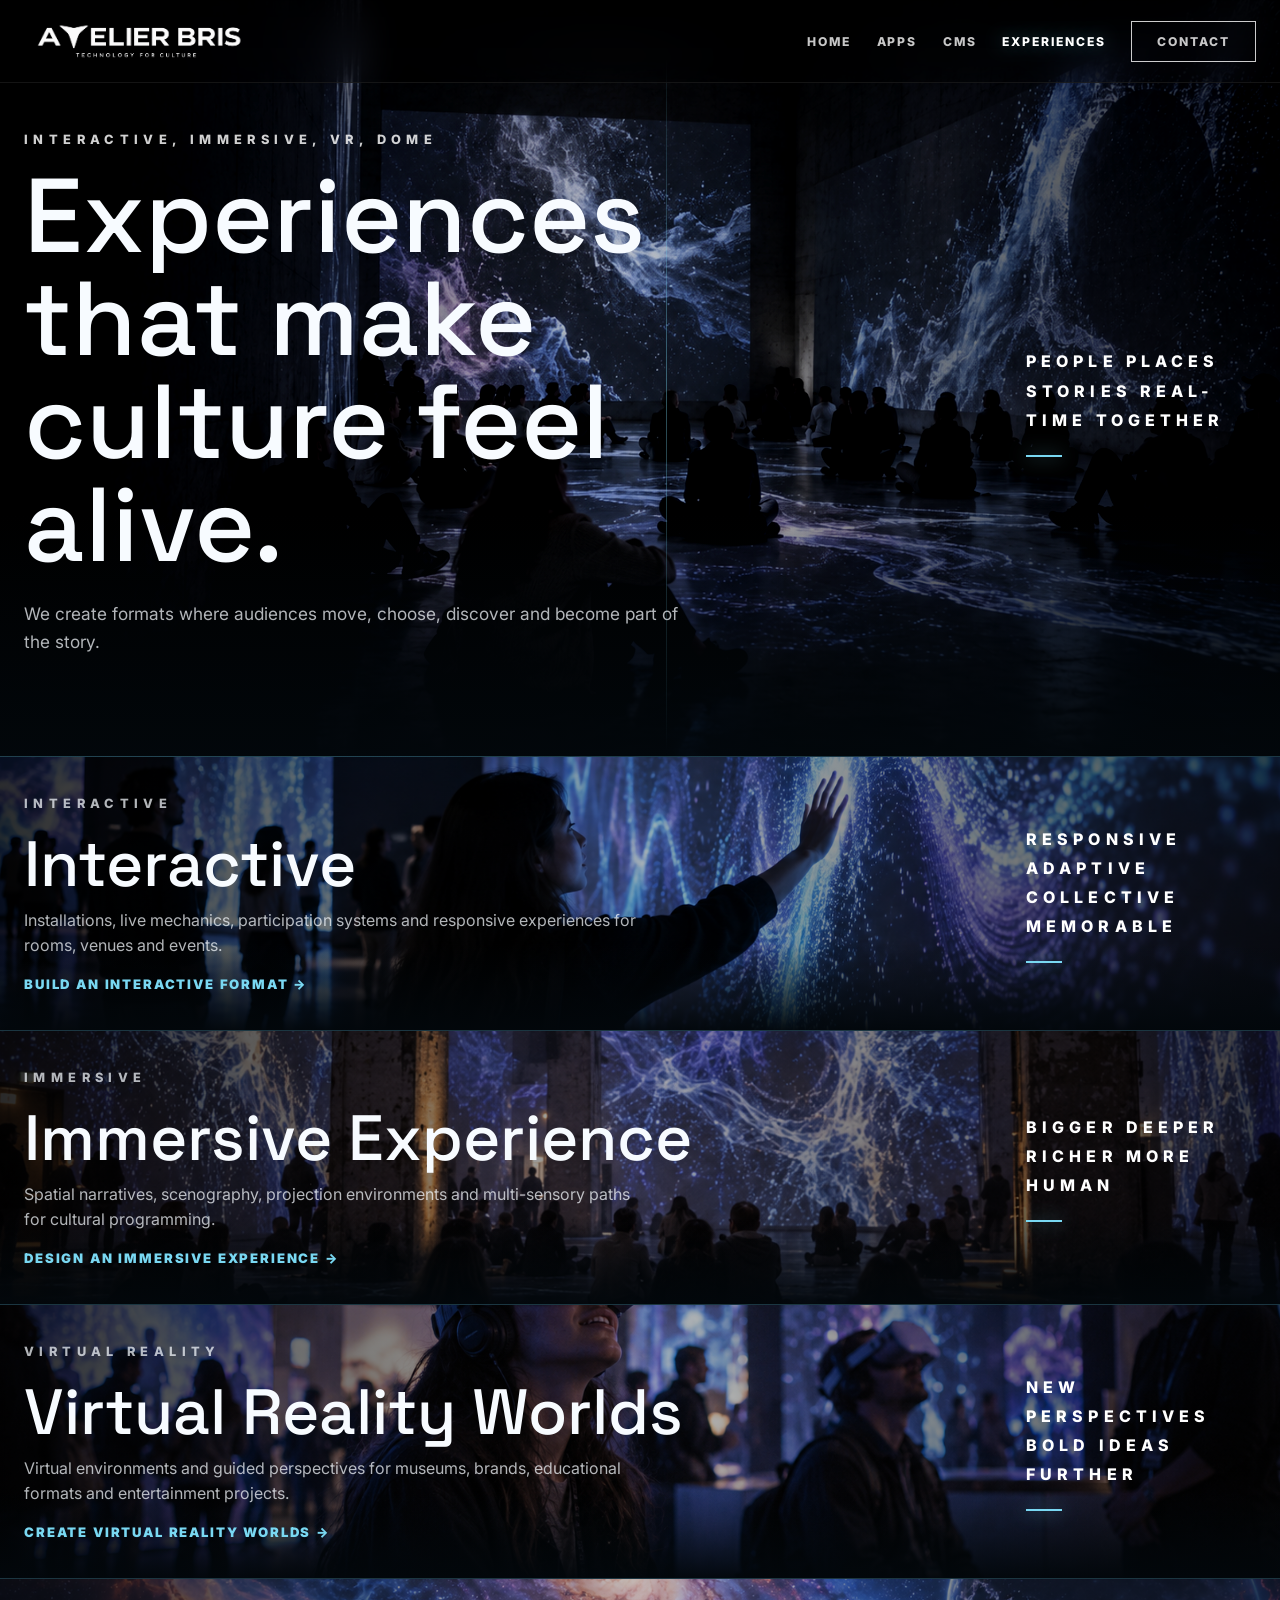
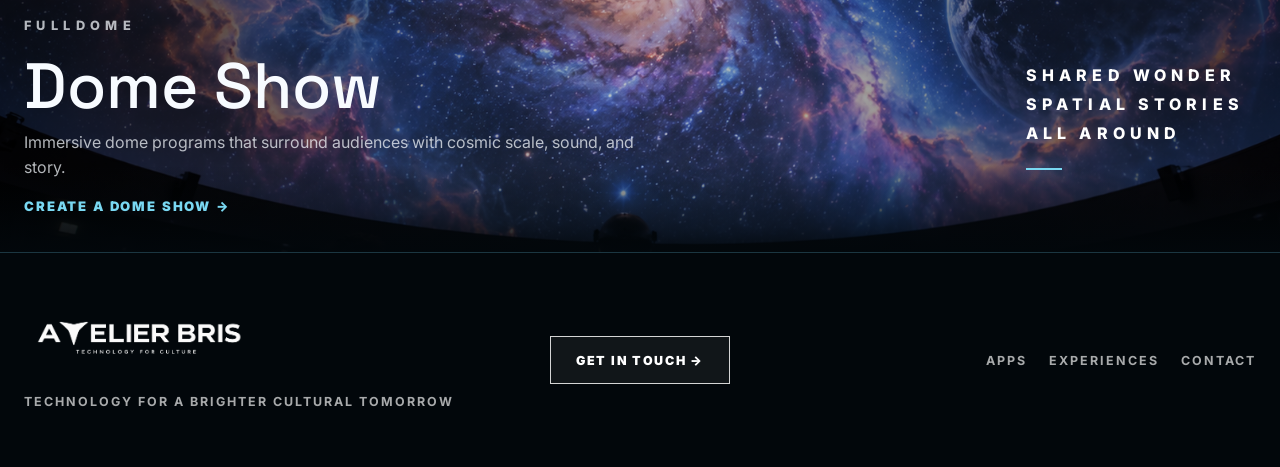
<file: experiences/index.html>
<!doctype html>
<html lang="en" class="no-js">
  <head>
    <meta charset="UTF-8" />
    <meta name="viewport" content="width=device-width, initial-scale=1.0" />
    <title>Experiences | Atelier Bris</title>
    <meta name="description" content="Format interattivi, mondi immersivi e viaggi VR progettati da Atelier Bris." />
    <link rel="preconnect" href="https://fonts.googleapis.com" />
    <link rel="preconnect" href="https://fonts.gstatic.com" crossorigin />
    <link href="https://fonts.googleapis.com/css2?family=Inter:wght@400;500;700;800;900&family=Space+Grotesk:wght@400;500;600;700&display=swap" rel="stylesheet" />
    <link rel="stylesheet" href="../styles.css" />
  </head>
  <body style="--hero-image: url('../assets/hero.png'); --abstract-image: url('../assets/atelier-bris-abstract-clean.jpg')">
    <div class="site-shell">
      <header class="site-header">
        <nav class="nav" aria-label="Main navigation">
          <a class="brand" href="../index.html"><img src="../assets/atelier-bris-logo-white.png" alt="Atelier Bris - Technology for Culture" /></a>
          <button class="menu-toggle" type="button" aria-label="Open menu" aria-expanded="false" aria-controls="primary-menu" data-menu-toggle><span></span><span></span><span></span></button>
          <div class="nav-links" id="primary-menu" data-menu-panel>
            <a href="../index.html">Home</a>
            <a href="../apps/index.html">Apps</a>
            <a href="../cms/index.html">CMS</a>
            <a class="active" href="../experiences/index.html">Experiences</a>
            <a class="pill" href="../contact/index.html">Contact</a>
          </div>
        </nav>
      </header>
      <main>
        <section class="hero page-hero">
          <div class="container hero-grid">
            <div class="reveal">
              <p class="eyebrow">Interactive, Immersive, VR, Dome</p>
              <h1>Experiences that make culture feel alive.</h1>
              <p class="lead">We create formats where audiences move, choose, discover and become part of the story.</p>
            </div>
            <aside class="side-manifesto reveal">People places stories real-time together</aside>
          </div>
        </section>
        <a class="visual-band visual-interactive" href="../contact/index.html">
          <div class="container band-content reveal"><div><p class="eyebrow">Interactive</p><h2>Interactive</h2><p>Installations, live mechanics, participation systems and responsive experiences for rooms, venues and events.</p><span class="kicker-link">Build an interactive format →</span></div><aside class="side-manifesto">Responsive adaptive collective memorable</aside></div>
        </a>
        <a class="visual-band visual-immersive" href="../contact/index.html">
          <div class="container band-content reveal"><div><p class="eyebrow">Immersive</p><h2>Immersive Experience</h2><p>Spatial narratives, scenography, projection environments and multi-sensory paths for cultural programming.</p><span class="kicker-link">Design an immersive experience →</span></div><aside class="side-manifesto">Bigger deeper richer more human</aside></div>
        </a>
        <a class="visual-band visual-vr" href="../contact/index.html">
          <div class="container band-content reveal"><div><p class="eyebrow">Virtual Reality</p><h2>Virtual Reality Worlds</h2><p>Virtual environments and guided perspectives for museums, brands, educational formats and entertainment projects.</p><span class="kicker-link">Create virtual reality worlds →</span></div><aside class="side-manifesto">New perspectives bold ideas further</aside></div>
        </a>
        <a class="visual-band visual-dome" href="../contact/index.html">
          <div class="container band-content reveal"><div><p class="eyebrow">Fulldome</p><h2>Dome Show</h2><p>Immersive dome programs that surround audiences with cosmic scale, sound, and story.</p><span class="kicker-link">Create a dome show →</span></div><aside class="side-manifesto">Shared wonder spatial stories all around</aside></div>
        </a>
      </main>
      <footer class="site-footer">
        <div class="container footer-grid">
          <div class="footer-brand"><img src="../assets/atelier-bris-logo-white.png" alt="Atelier Bris - Technology for Culture" /><p>Technology for a brighter cultural tomorrow</p></div>
          <a class="btn" href="../contact/index.html">Get in Touch →</a>
          <div class="footer-links"><a href="../apps/index.html">Apps</a><a href="../experiences/index.html">Experiences</a><a href="../contact/index.html">Contact</a></div>
        </div>
      </footer>
    </div>
    <script src="../script.js"></script>
  </body>
</html>
</file>
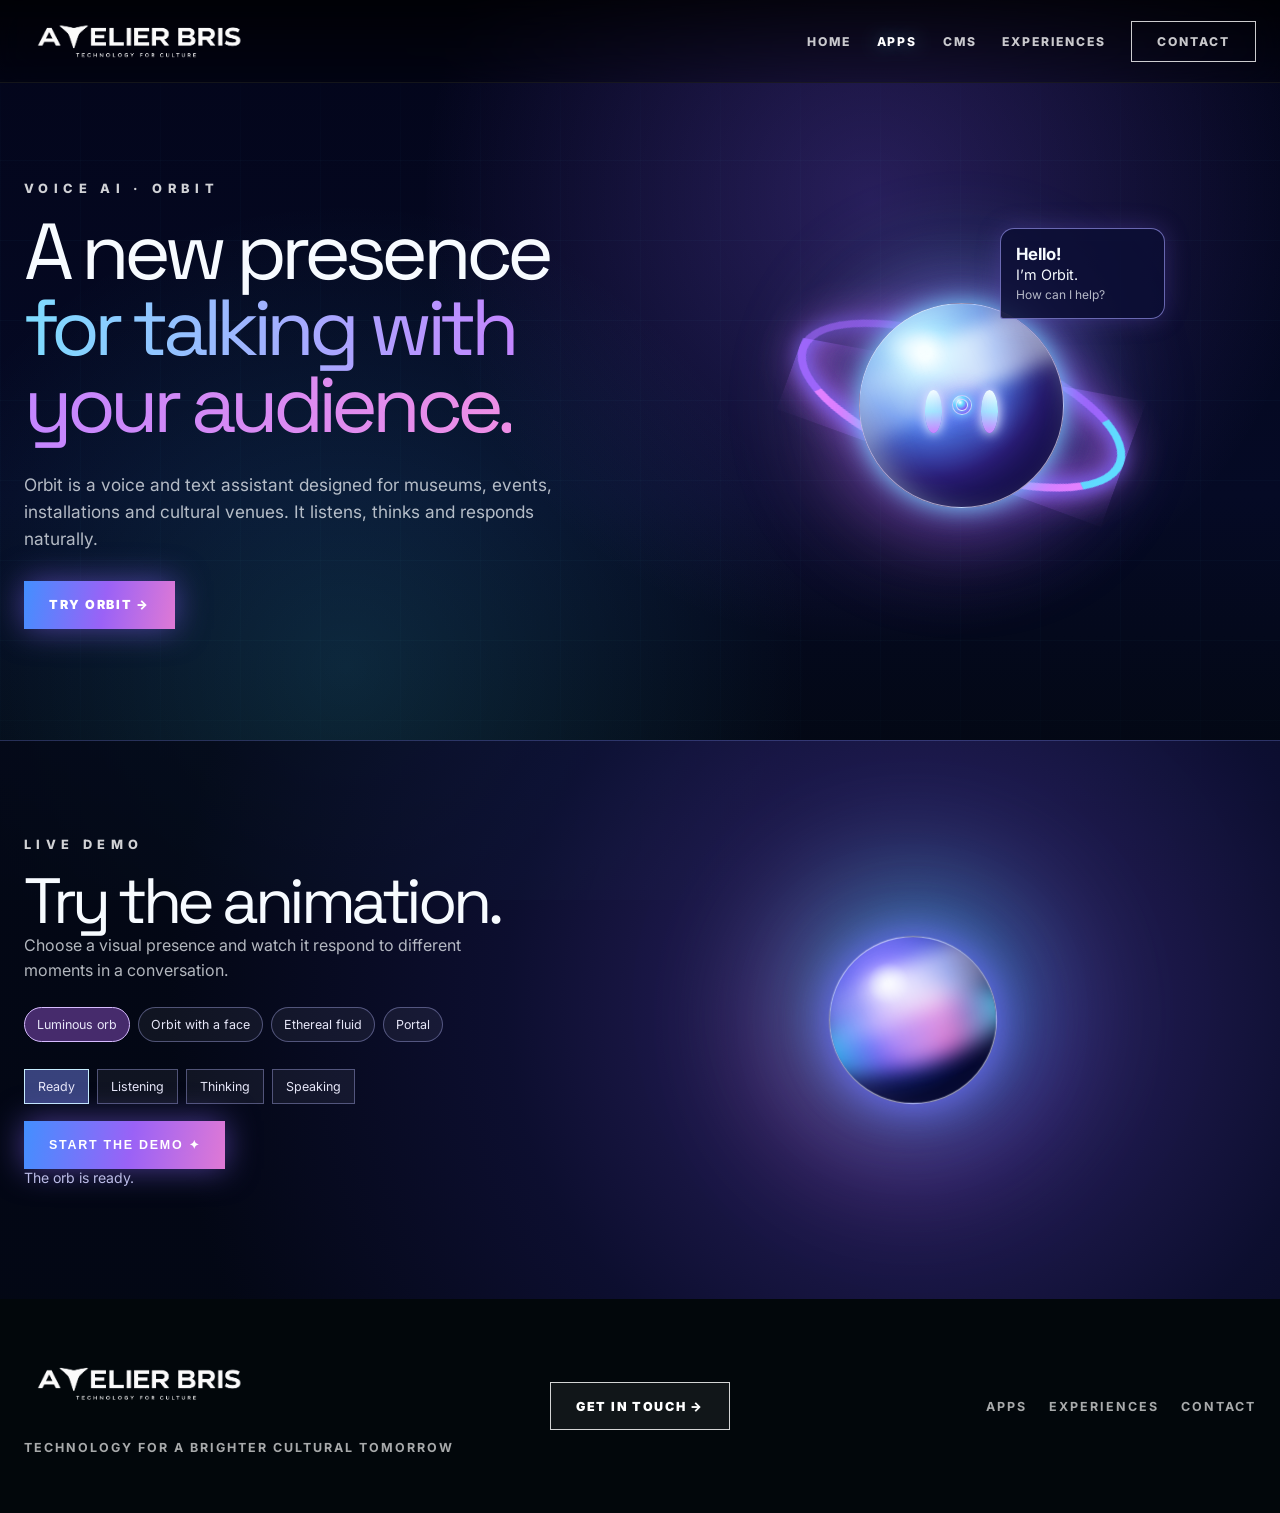
<file: orbit/index.html>
<!doctype html>
<html lang="en" class="no-js"><head><meta charset="UTF-8" /><meta name="viewport" content="width=device-width, initial-scale=1.0" /><title>Orbit | Atelier Bris</title><meta name="description" content="Orbit: Atelier Bris conversational voice and text assistant." /><link rel="preconnect" href="https://fonts.googleapis.com" /><link rel="preconnect" href="https://fonts.gstatic.com" crossorigin /><link href="https://fonts.googleapis.com/css2?family=Inter:wght@400;500;700;800;900&family=Space+Grotesk:wght@400;500;600;700&display=swap" rel="stylesheet" /><link rel="stylesheet" href="../styles.css" /><link rel="stylesheet" href="orbit.css" /><style>.orbit-modes button { border-radius: 0; }</style></head>
<body><div class="site-shell orbit-shell"><header class="site-header"><nav class="nav" aria-label="Main navigation"><a class="brand" href="../index.html" aria-label="Atelier Bris home"><img src="../assets/atelier-bris-logo-white.png" alt="Atelier Bris - Technology for Culture" /></a><button class="menu-toggle" type="button" aria-label="Open menu" aria-expanded="false" aria-controls="primary-menu" data-menu-toggle><span></span><span></span><span></span></button><div class="nav-links" id="primary-menu" data-menu-panel><a href="../index.html">Home</a><a class="active" href="../apps/index.html">Apps</a><a href="../cms/index.html">CMS</a><a href="../experiences/index.html">Experiences</a><a class="pill" href="../contact/index.html">Contact</a></div></nav></header>
<main><section class="orbit-hero"><div class="orbit-container"><div class="orbit-copy reveal"><p class="eyebrow">VOICE AI · ORBIT</p><h1>A new presence<br /><span>for talking with your audience.</span></h1><p class="lead">Orbit is a voice and text assistant designed for museums, events, installations and cultural venues. It listens, thinks and responds naturally.</p><a class="btn orbit-cta" href="#prova">Try Orbit →</a></div><div class="orbit-visual" aria-label="Orbit, voice assistant"><span class="orbit-aura"></span><span class="orbit-ring orbit-ring-back"></span><span class="orbit-planet"><span class="orbit-shine"></span><span class="orbit-eyes"><i></i><i></i></span></span><span class="orbit-ring orbit-ring-front"></span><span class="orbit-moon orbit-moon-a"></span><span class="orbit-moon orbit-moon-b"></span><aside><strong>Hello!</strong><br />I’m Orbit.<br /><small>How can I help?</small></aside></div></div></section>
<section class="orbit-playground" id="prova"><div class="orbit-container playground-grid"><div class="playground-copy reveal"><p class="eyebrow">LIVE DEMO</p><h2>Try the animation.</h2><p>Choose a visual presence and watch it respond to different moments in a conversation.</p><div class="variant-picker" aria-label="Choose animation"><button class="active" data-variant="orb">Luminous orb</button><button data-variant="fluid">Ethereal fluid</button><button data-variant="portal">Portal</button></div><div class="orbit-modes"><button class="active" data-mode="idle">Ready</button><button data-mode="listening">Listening</button><button data-mode="thinking">Thinking</button><button data-mode="speaking">Speaking</button></div><button class="btn orbit-cta" data-test>Start the demo ✦</button><p class="orbit-status" aria-live="polite">The orb is ready.</p></div><div class="playground-stage"><button class="demo-orbit demo-variant" data-variant-name="orb" data-state="idle" aria-label="Voice orb: ready"><span class="orbit-aura"></span><span class="orbit-planet" style="width:150px;height:150px;background:radial-gradient(circle at 35% 28%,#e7eeff 0 2%,#7b71ff 13%,#284de3 38%,#0a1142 73%);box-shadow:inset -20px -22px 35px #02042199,inset 14px 14px 30px #9d8cff80,0 0 38px #756bff,0 0 90px #16dcef77;"><span style="position:absolute;width:126%;height:42%;left:-13%;top:35%;border-radius:50%;background:linear-gradient(90deg,#04e8ff,#9965ff 35%,#ff6ccd 65%,#2befff);filter:blur(9px);opacity:.8;transform:rotate(-16deg);"></span><span class="orbit-shine"></span><span style="position:absolute;inset:25%;border-radius:50%;background:#efffff;mix-blend-mode:soft-light;filter:blur(10px);opacity:.75;"></span></span></button><button class="demo-variant fluid-voice" data-variant-name="fluid" data-state="idle" aria-label="Ethereal fluid form" hidden><span class="fluid-glass"></span><span class="fluid-wave wave-one"></span><span class="fluid-wave wave-two"></span><span class="fluid-wave wave-three"></span><span class="fluid-spark spark-one"></span><span class="fluid-spark spark-two"></span></button><button class="demo-variant portal-voice" data-variant-name="portal" data-state="idle" aria-label="Portal vocale" hidden><span class="portal-aura"></span><span class="portal-ring ring-one"></span><span class="portal-ring ring-two"></span><span class="portal-ring ring-three"></span><span class="portal-line"></span><span class="portal-core"></span></button></div></div></section>
</main><footer class="site-footer"><div class="container footer-grid"><div class="footer-brand"><img src="../assets/atelier-bris-logo-white.png" alt="Atelier Bris - Technology for Culture" /><p>Technology for a brighter cultural tomorrow</p></div><a class="btn" href="../contact/index.html">Get in Touch →</a><div class="footer-links"><a href="../apps/index.html">Apps</a><a href="../experiences/index.html">Experiences</a><a href="../contact/index.html">Contact</a></div></div></footer></div><script src="../script.js"></script><script src="orbit.js"></script></body></html>
</file>
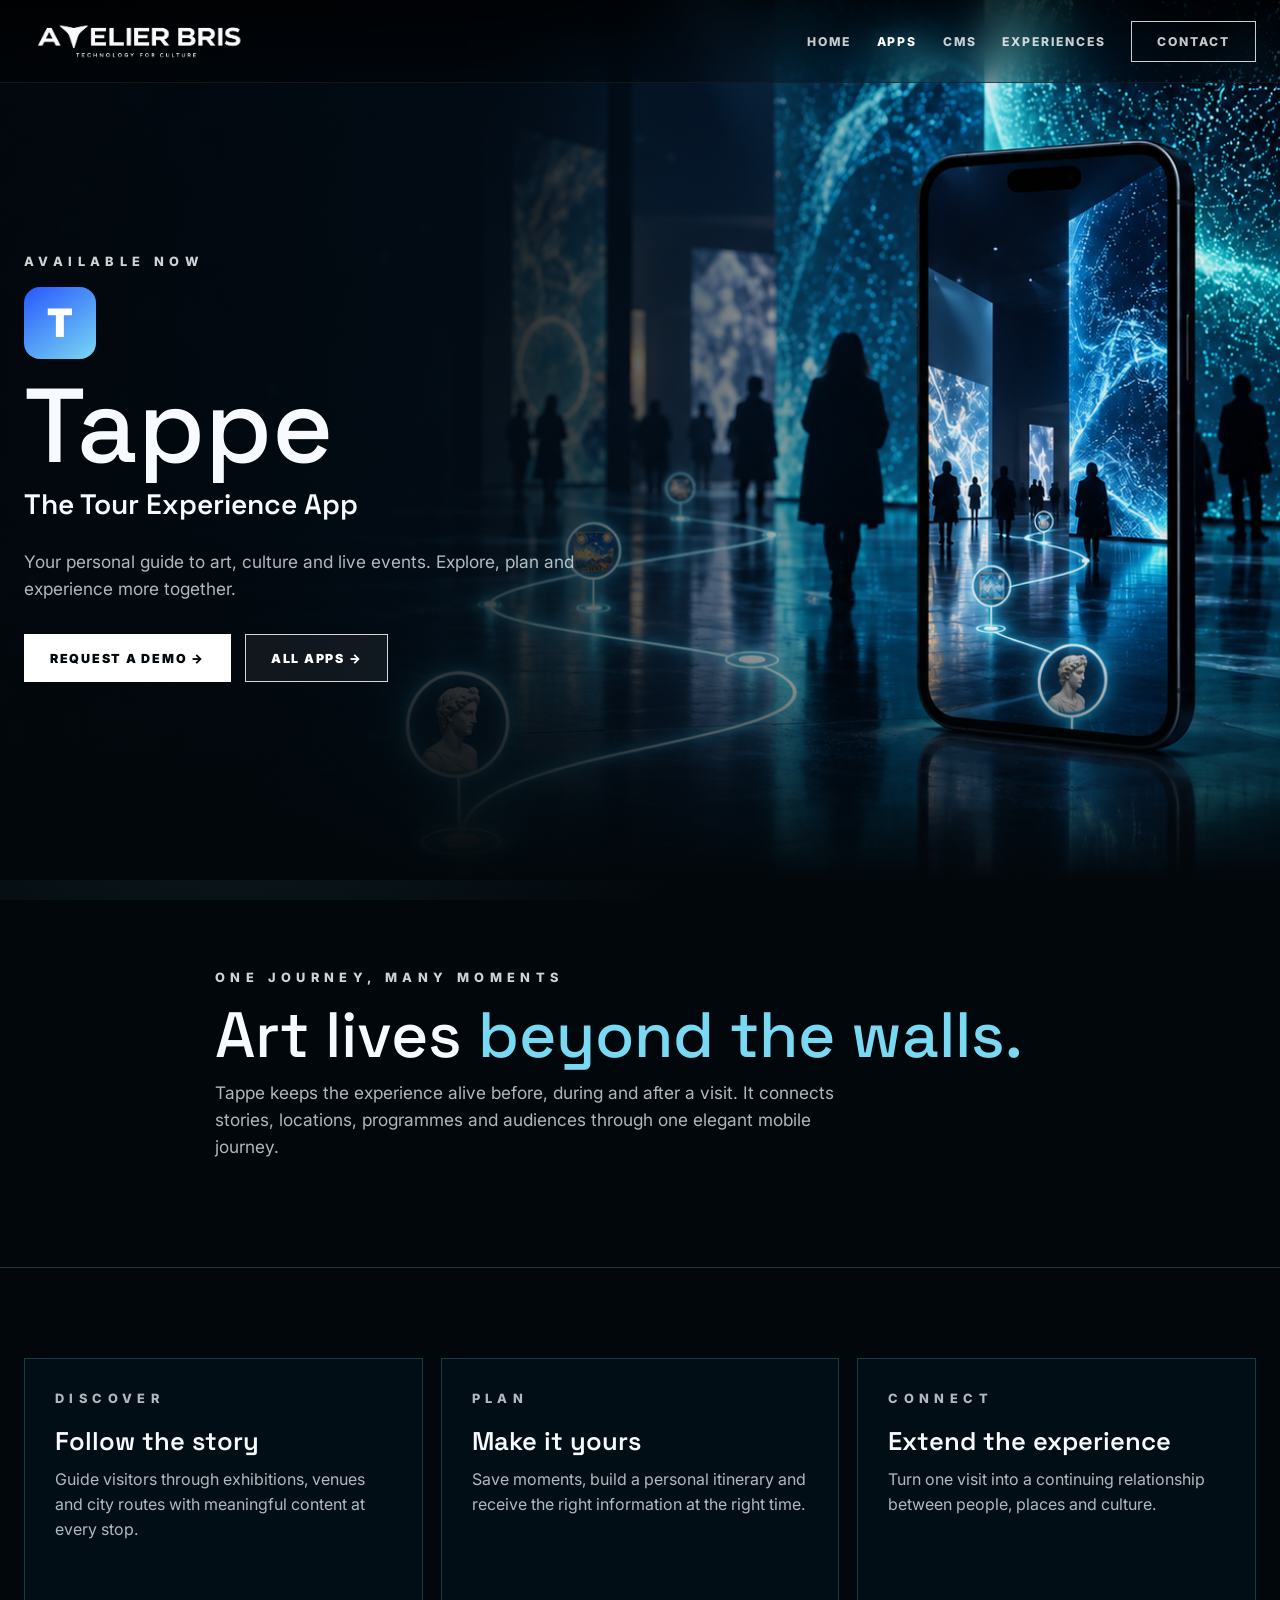
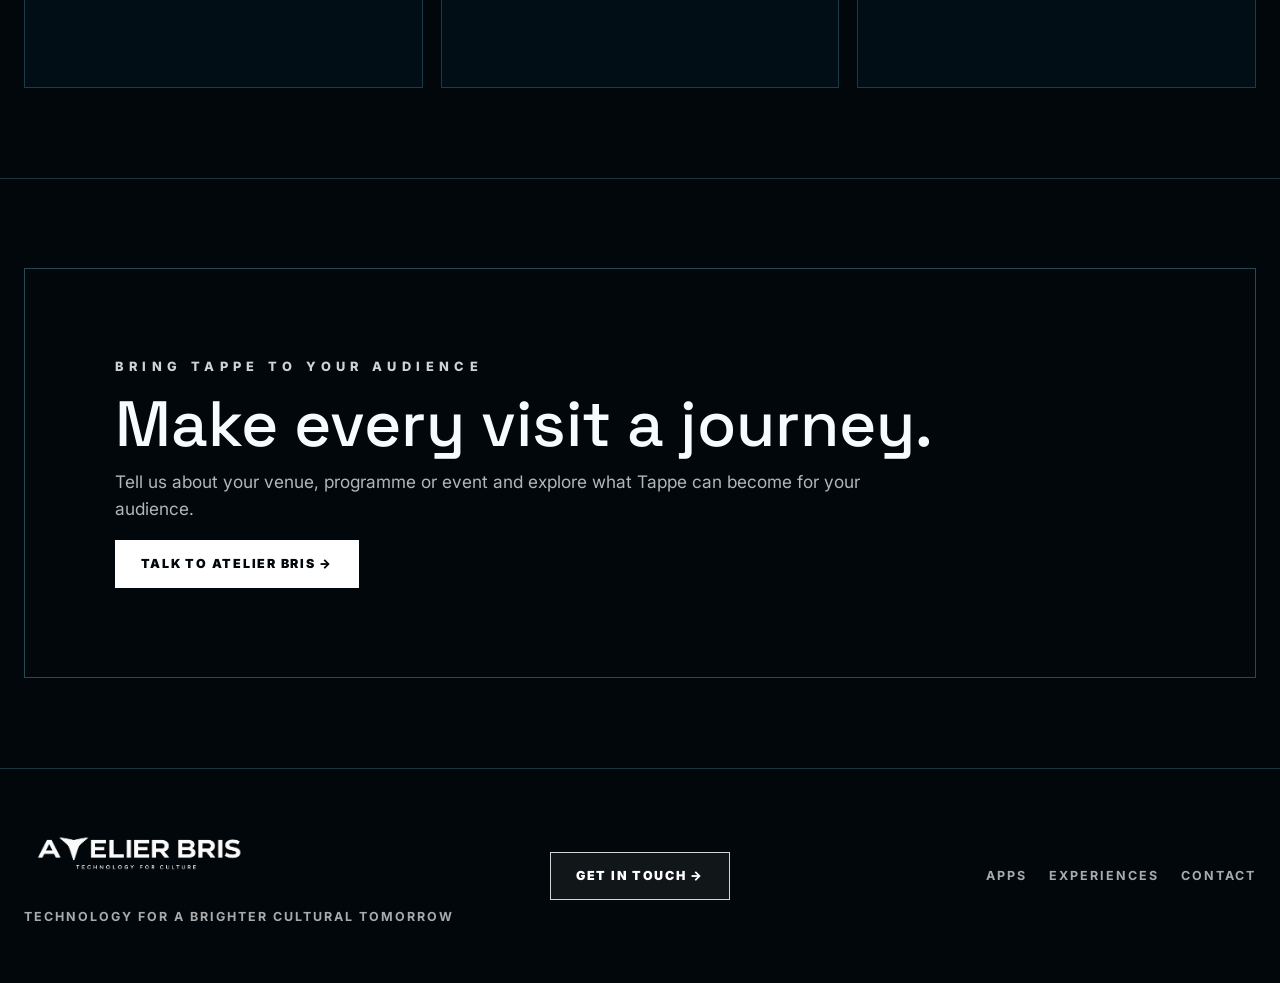
<file: tappe/index.html>
<!doctype html>
<html lang="en" class="no-js">
  <head>
    <meta charset="UTF-8" />
    <meta name="viewport" content="width=device-width, initial-scale=1.0" />
    <title>Tappe | The Tour Experience App</title>
    <meta name="description" content="Tappe e la tour experience app di Atelier Bris per arte, cultura ed eventi live." />
    <link rel="preconnect" href="https://fonts.googleapis.com" />
    <link rel="preconnect" href="https://fonts.gstatic.com" crossorigin />
    <link href="https://fonts.googleapis.com/css2?family=Inter:wght@400;500;700;800;900&family=Space+Grotesk:wght@400;500;600;700&display=swap" rel="stylesheet" />
    <link rel="stylesheet" href="../styles.css" />
  </head>
  <body>
    <div class="site-shell">
      <header class="site-header">
        <nav class="nav" aria-label="Main navigation">
          <a class="brand" href="../index.html" aria-label="Atelier Bris home"><img src="../assets/atelier-bris-logo-white.png" alt="Atelier Bris - Technology for Culture" /></a>
          <button class="menu-toggle" type="button" aria-label="Open menu" aria-expanded="false" aria-controls="primary-menu" data-menu-toggle><span></span><span></span><span></span></button>
          <div class="nav-links" id="primary-menu" data-menu-panel>
            <a href="../index.html">Home</a><a class="active" href="../apps/index.html">Apps</a><a href="../cms/index.html">CMS</a><a href="../experiences/index.html">Experiences</a><a class="pill" href="../contact/index.html">Contact</a>
          </div>
        </nav>
      </header>
      <main>
        <section class="tappe-hero">
          <div class="container tappe-grid">
            <div class="tappe-copy reveal">
              <p class="eyebrow">Available Now</p>
              <div class="tappe-mark">T</div>
              <h1>Tappe</h1>
              <p class="tappe-subtitle">The Tour Experience App</p>
              <p class="lead">Your personal guide to art, culture and live events. Explore, plan and experience more together.</p>
              <div class="actions"><a class="btn light" href="../contact/index.html">Request a Demo →</a><a class="btn" href="../apps/index.html">All Apps →</a></div>
            </div>
          </div>
        </section>
        <section class="section">
          <div class="container tappe-intro reveal">
            <p class="eyebrow">One journey, many moments</p>
            <h2>Art lives <span class="cyan-text">beyond the walls.</span></h2>
            <p class="lead">Tappe keeps the experience alive before, during and after a visit. It connects stories, locations, programmes and audiences through one elegant mobile journey.</p>
          </div>
        </section>
        <section class="section tappe-features-section">
          <div class="container tappe-features">
            <article class="content-card reveal"><p class="eyebrow">Discover</p><h3>Follow the story</h3><p>Guide visitors through exhibitions, venues and city routes with meaningful content at every stop.</p></article>
            <article class="content-card reveal"><p class="eyebrow">Plan</p><h3>Make it yours</h3><p>Save moments, build a personal itinerary and receive the right information at the right time.</p></article>
            <article class="content-card reveal"><p class="eyebrow">Connect</p><h3>Extend the experience</h3><p>Turn one visit into a continuing relationship between people, places and culture.</p></article>
          </div>
        </section>
        <section class="section">
          <div class="container final-cta reveal"><p class="eyebrow">Bring Tappe to your audience</p><h2>Make every visit a journey.</h2><p class="lead">Tell us about your venue, programme or event and explore what Tappe can become for your audience.</p><a class="btn light" href="../contact/index.html">Talk to Atelier Bris →</a></div>
        </section>
      </main>
      <footer class="site-footer"><div class="container footer-grid"><div class="footer-brand"><img src="../assets/atelier-bris-logo-white.png" alt="Atelier Bris - Technology for Culture" /><p>Technology for a brighter cultural tomorrow</p></div><a class="btn" href="../contact/index.html">Get in Touch →</a><div class="footer-links"><a href="../apps/index.html">Apps</a><a href="../experiences/index.html">Experiences</a><a href="../contact/index.html">Contact</a></div></div></footer>
    </div>
    <script src="../script.js"></script>
  </body>
</html>
</file>
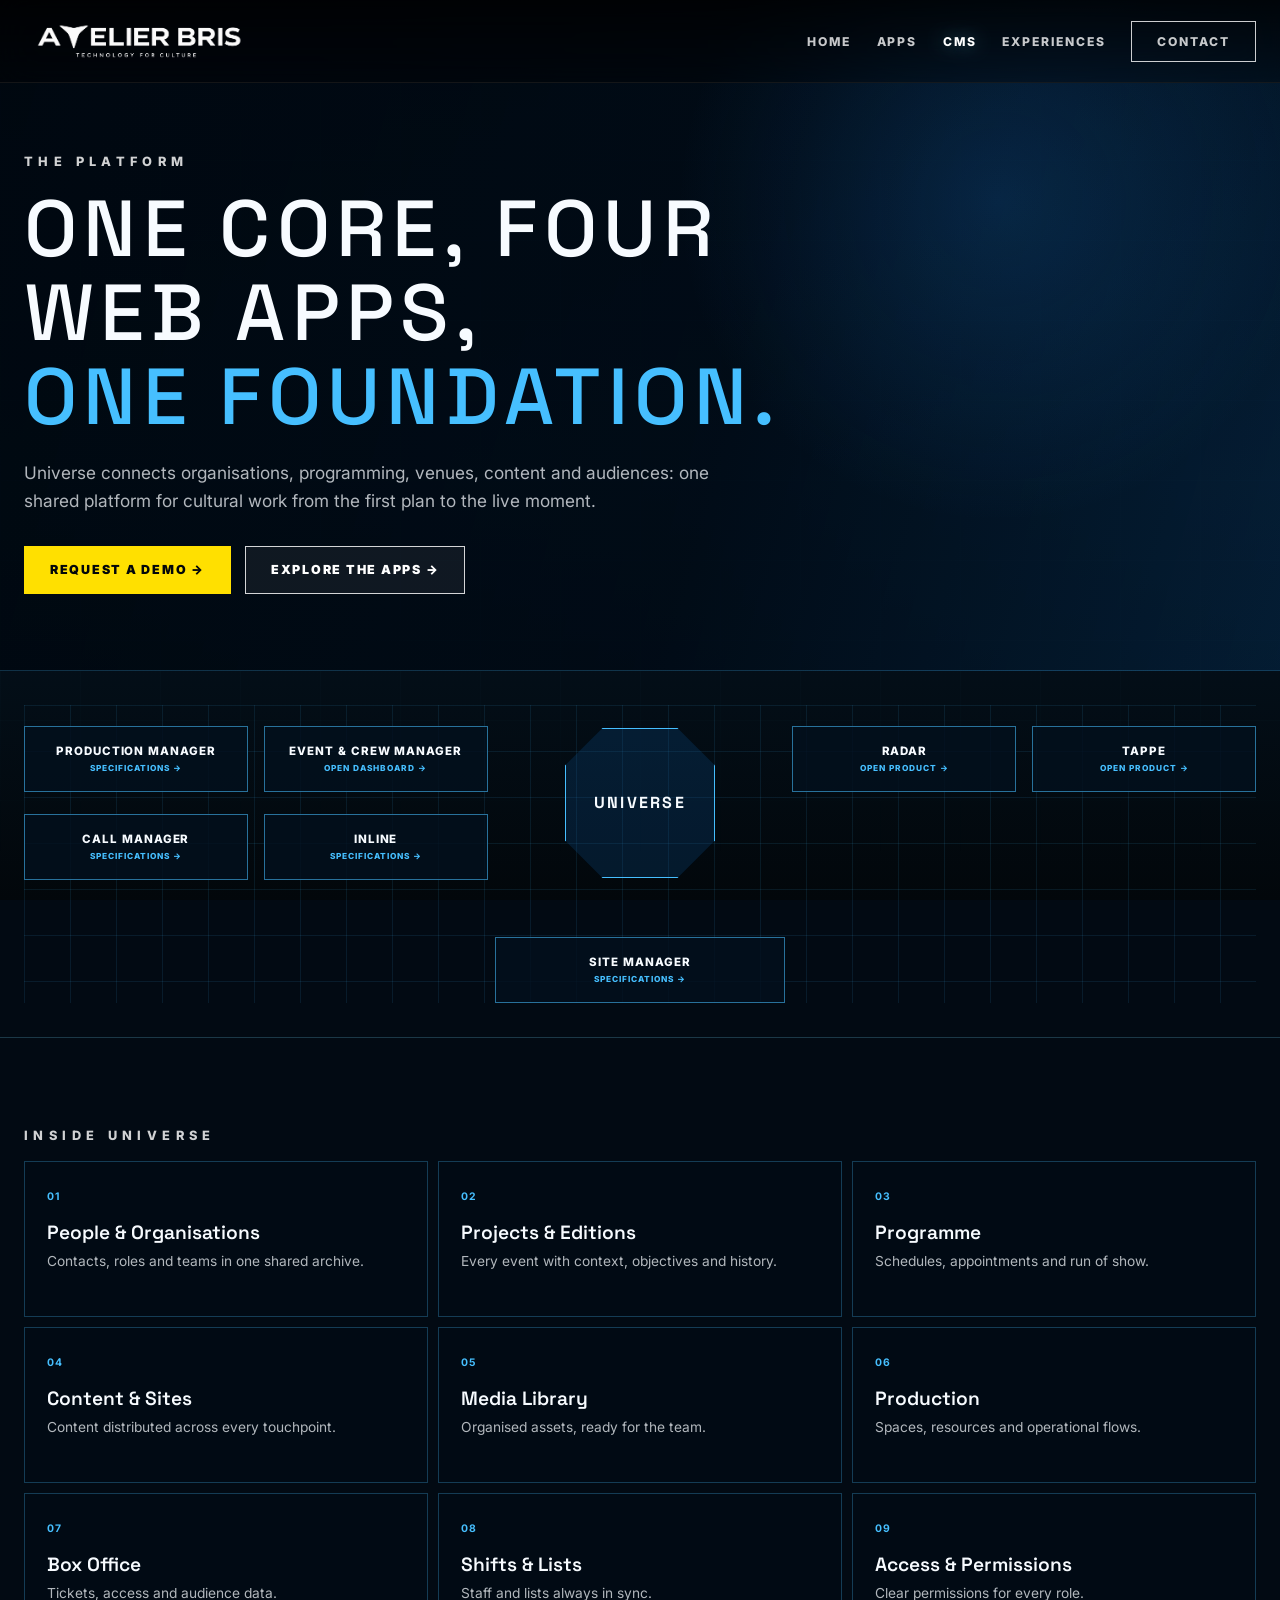
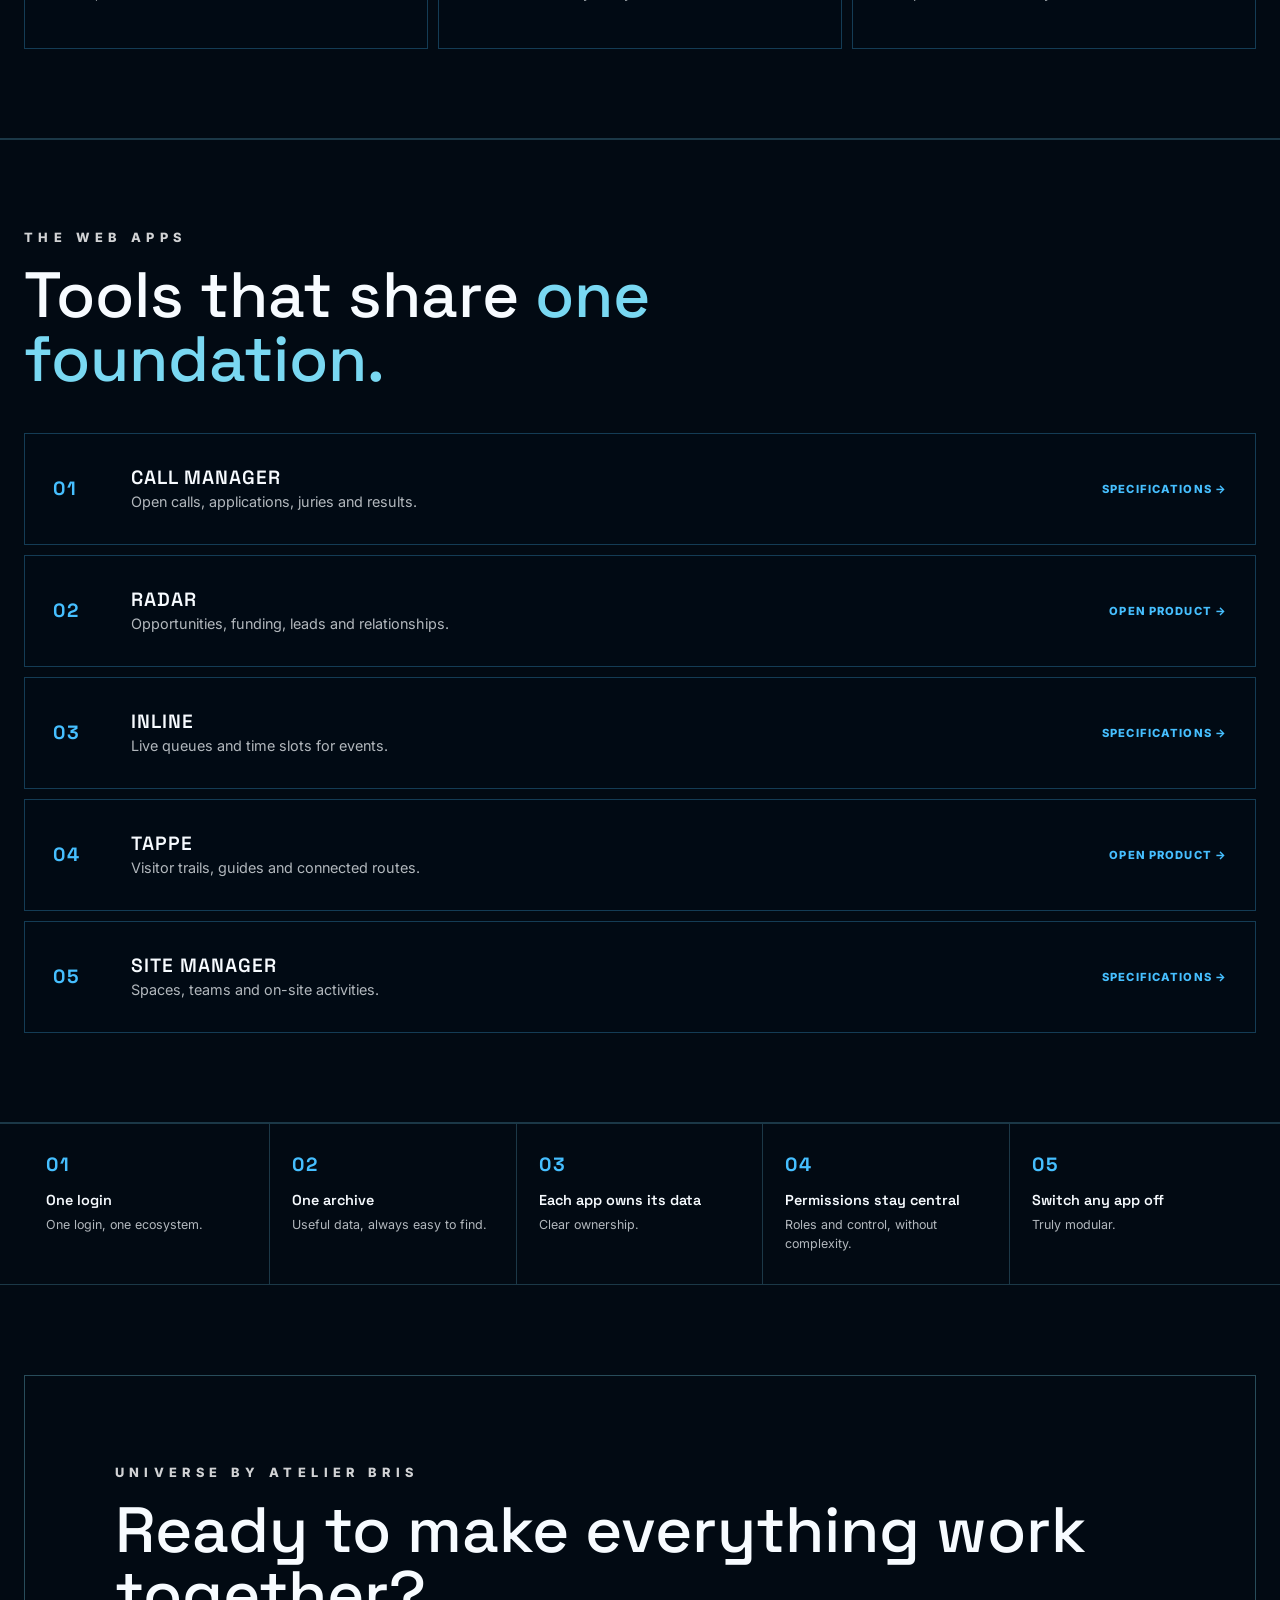
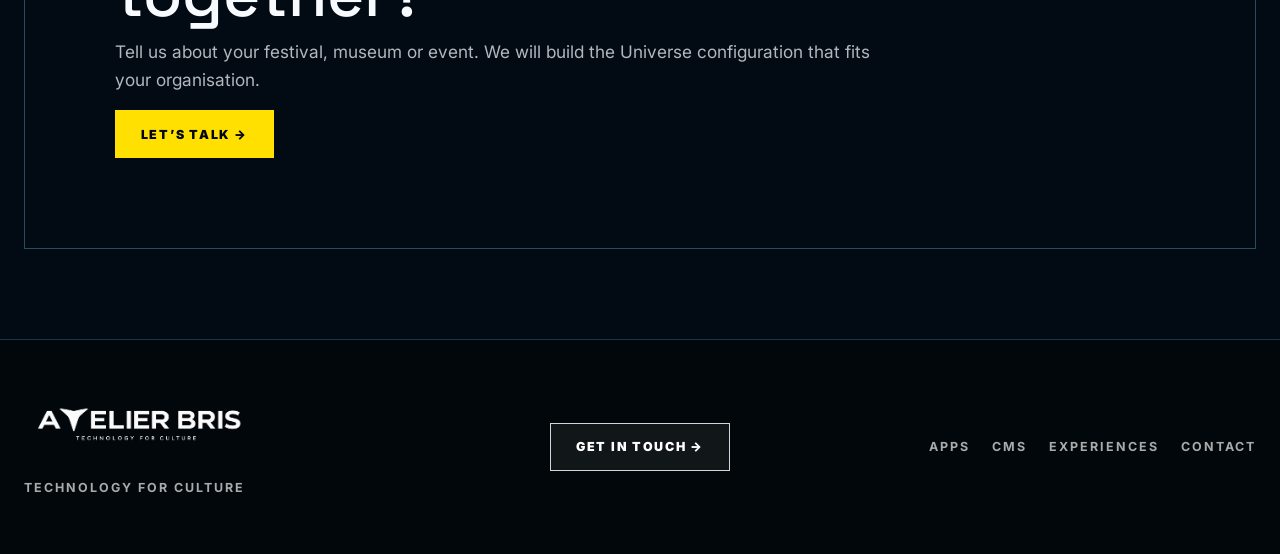
<file: cms/universe/index.html>
<!doctype html>
<html lang="en" class="no-js">
  <head>
    <meta charset="UTF-8" />
    <meta name="viewport" content="width=device-width, initial-scale=1.0" />
    <title>Universe Platform | Atelier Bris</title>
    <meta name="description" content="Universe, la piattaforma operativa Atelier Bris per festival, eventi e musei." />
    <link rel="preconnect" href="https://fonts.googleapis.com" />
    <link rel="preconnect" href="https://fonts.gstatic.com" crossorigin />
    <link href="https://fonts.googleapis.com/css2?family=Inter:wght@400;500;700;800;900&family=Space+Grotesk:wght@400;500;600;700&display=swap" rel="stylesheet" />
    <link rel="stylesheet" href="../../styles.css" />
  </head>
  <body class="universe-page universe-detail-page">
    <div class="site-shell">
      <header class="site-header">
        <nav class="nav" aria-label="Main navigation">
          <a class="brand" href="../../index.html" aria-label="Atelier Bris home"><img src="../../assets/atelier-bris-logo-white.png" alt="Atelier Bris - Technology for Culture" /></a>
          <button class="menu-toggle" type="button" aria-label="Open menu" aria-expanded="false" aria-controls="primary-menu" data-menu-toggle><span></span><span></span><span></span></button>
          <div class="nav-links" id="primary-menu" data-menu-panel><a href="../../index.html">Home</a><a href="../../apps/index.html">Apps</a><a class="active" href="../index.html">CMS</a><a href="../../experiences/index.html">Experiences</a><a class="pill" href="../../contact/index.html">Contact</a></div>
        </nav>
      </header>
      <main>
        <section class="universe-detail-hero">
          <div class="container"><p class="eyebrow reveal">The platform</p><h1 class="reveal">One core, four web apps,<br /><span>one foundation.</span></h1><p class="lead reveal">Universe connects organisations, programming, venues, content and audiences: one shared platform for cultural work from the first plan to the live moment.</p><div class="actions reveal"><a class="btn universe-primary" href="../../contact/index.html">Request a demo &rarr;</a><a class="btn" href="#apps">Explore the apps &rarr;</a></div></div>
        </section>
        <section class="section universe-system universe-detail-map"><div class="container"><div class="universe-map reveal"><a class="universe-module universe-production-manager" href="../../contact/index.html">Production Manager <span>Specifications &rarr;</span></a><a class="universe-module universe-event-crew" href="https://bright-universe-panel.vercel.app/it" target="_blank" rel="noopener">Event &amp; Crew Manager <span>Open dashboard &rarr;</span></a><div class="universe-core">Universe</div><a class="universe-module universe-radar" href="https://radar-bright-universe.vercel.app/" target="_blank" rel="noopener">Radar <span>Open product &rarr;</span></a><a class="universe-module universe-tappe" href="https://tappe-tourexperience.com/" target="_blank" rel="noopener">Tappe <span>Open product &rarr;</span></a><a class="universe-module universe-call-manager" href="#call-manager">Call Manager <span>Specifications &rarr;</span></a><a class="universe-module universe-inline" href="#inline">Inline <span>Specifications &rarr;</span></a><a class="universe-module universe-site-manager" href="#site-manager">Site Manager <span>Specifications &rarr;</span></a></div></div></section>
        <section class="section universe-capabilities"><div class="container"><p class="eyebrow">Inside Universe</p><div class="universe-capability-grid"><article><b>01</b><h3>People &amp; Organisations</h3><p>Contacts, roles and teams in one shared archive.</p></article><article><b>02</b><h3>Projects &amp; Editions</h3><p>Every event with context, objectives and history.</p></article><article><b>03</b><h3>Programme</h3><p>Schedules, appointments and run of show.</p></article><article><b>04</b><h3>Content &amp; Sites</h3><p>Content distributed across every touchpoint.</p></article><article><b>05</b><h3>Media Library</h3><p>Organised assets, ready for the team.</p></article><article><b>06</b><h3>Production</h3><p>Spaces, resources and operational flows.</p></article><article><b>07</b><h3>Box Office</h3><p>Tickets, access and audience data.</p></article><article><b>08</b><h3>Shifts &amp; Lists</h3><p>Staff and lists always in sync.</p></article><article><b>09</b><h3>Access &amp; Permissions</h3><p>Clear permissions for every role.</p></article></div></div></section>
        <section class="section universe-web-apps" id="apps"><div class="container"><div class="universe-section-heading reveal"><p class="eyebrow">The web apps</p><h2>Tools that share <span class="cyan-text">one foundation.</span></h2></div><div class="universe-app-list"><a id="call-manager" href="../../contact/index.html"><strong>01</strong><div><h3>Call Manager</h3><p>Open calls, applications, juries and results.</p></div><span>Specifications &rarr;</span></a><a id="radar" href="https://radar-bright-universe.vercel.app/" target="_blank" rel="noopener"><strong>02</strong><div><h3>Radar</h3><p>Opportunities, funding, leads and relationships.</p></div><span>Open product &rarr;</span></a><a id="inline" href="../../contact/index.html"><strong>03</strong><div><h3>Inline</h3><p>Live queues and time slots for events.</p></div><span>Specifications &rarr;</span></a><a href="https://tappe-tourexperience.com/" target="_blank" rel="noopener"><strong>04</strong><div><h3>Tappe</h3><p>Visitor trails, guides and connected routes.</p></div><span>Open product &rarr;</span></a><a id="site-manager" href="../../contact/index.html"><strong>05</strong><div><h3>Site Manager</h3><p>Spaces, teams and on-site activities.</p></div><span>Specifications &rarr;</span></a></div></div></section>
        <section class="universe-principles"><div class="container"><article><b>01</b><h3>One login</h3><p>One login, one ecosystem.</p></article><article><b>02</b><h3>One archive</h3><p>Useful data, always easy to find.</p></article><article><b>03</b><h3>Each app owns its data</h3><p>Clear ownership.</p></article><article><b>04</b><h3>Permissions stay central</h3><p>Roles and control, without complexity.</p></article><article><b>05</b><h3>Switch any app off</h3><p>Truly modular.</p></article></div></section>
        <section class="section"><div class="container final-cta reveal"><p class="eyebrow">Universe by Atelier Bris</p><h2>Ready to make everything work together?</h2><p class="lead">Tell us about your festival, museum or event. We will build the Universe configuration that fits your organisation.</p><a class="btn universe-primary" href="../../contact/index.html">Let’s talk &rarr;</a></div></section>
      </main>
      <footer class="site-footer"><div class="container footer-grid"><div class="footer-brand"><img src="../../assets/atelier-bris-logo-white.png" alt="Atelier Bris - Technology for Culture" /><p>Technology for culture</p></div><a class="btn" href="../../contact/index.html">Get in Touch &rarr;</a><div class="footer-links"><a href="../../apps/index.html">Apps</a><a href="../index.html">CMS</a><a href="../../experiences/index.html">Experiences</a><a href="../../contact/index.html">Contact</a></div></div></footer>
    </div>
    <script src="../../script.js"></script>
  </body>
</html>
</file>
<file: styles.css>
:root {
  color-scheme: dark;
  --bg: #02070b;
  --panel: rgba(4, 18, 28, 0.76);
  --panel-strong: rgba(5, 24, 39, 0.92);
  --line: rgba(111, 205, 239, 0.24);
  --line-soft: rgba(255, 255, 255, 0.11);
  --text: #f7fbff;
  --muted: rgba(247, 251, 255, 0.72);
  --cyan: #79d8f2;
  --blue: #2b8cff;
  --max: 1480px;
  font-family: Inter, ui-sans-serif, system-ui, -apple-system, BlinkMacSystemFont, "Segoe UI", sans-serif;
  --display: "Space Grotesk", Inter, ui-sans-serif, system-ui, sans-serif;
}

* {
  box-sizing: border-box;
}

html {
  scroll-behavior: smooth;
}

body {
  margin: 0;
  min-height: 100vh;
  background: var(--bg);
  color: var(--text);
  letter-spacing: 0;
}

body.menu-open {
  overflow: hidden;
}

a {
  color: inherit;
  text-decoration: none;
}

img {
  max-width: 100%;
  display: block;
}

.site-shell {
  position: relative;
  overflow: hidden;
}

.site-shell::before {
  content: "";
  position: fixed;
  inset: 0;
  z-index: -2;
  background:
    radial-gradient(circle at 76% 20%, rgba(43, 140, 255, 0.2), transparent 27rem),
    radial-gradient(circle at 18% 74%, rgba(121, 216, 242, 0.1), transparent 31rem),
    linear-gradient(180deg, #02070b 0%, #03111c 48%, #02070b 100%);
}

.site-shell::after {
  content: "";
  position: fixed;
  inset: 0;
  z-index: -1;
  pointer-events: none;
  opacity: 0.16;
  background-image:
    linear-gradient(rgba(121, 216, 242, 0.18) 1px, transparent 1px),
    linear-gradient(90deg, rgba(121, 216, 242, 0.14) 1px, transparent 1px);
  background-size: 80px 80px;
  mask-image: linear-gradient(180deg, transparent, black 18%, black 70%, transparent);
  animation: digitalDrift 18s linear infinite;
}

.site-header {
  position: fixed;
  top: 0;
  left: 0;
  right: 0;
  z-index: 30;
  border-bottom: 1px solid rgba(255, 255, 255, 0.08);
  background: linear-gradient(180deg, rgba(0, 0, 0, 0.76), rgba(0, 0, 0, 0.32));
  backdrop-filter: blur(18px);
}

.nav {
  width: min(var(--max), calc(100% - 48px));
  height: 82px;
  margin: 0 auto;
  display: flex;
  align-items: center;
  justify-content: space-between;
  gap: 28px;
}

.brand img {
  width: clamp(176px, 18vw, 270px);
}

.nav-links {
  display: flex;
  align-items: center;
  gap: clamp(18px, 2vw, 34px);
  font-size: 0.76rem;
  font-weight: 800;
  text-transform: uppercase;
  letter-spacing: 0.16em;
}

.nav-links a {
  color: rgba(255, 255, 255, 0.78);
  transition: color 180ms ease, text-shadow 180ms ease;
}

.nav-links a:hover,
.nav-links a.active {
  color: #fff;
  text-shadow: 0 0 18px rgba(121, 216, 242, 0.46);
}

.nav-links .pill {
  padding: 12px 25px;
  border: 1px solid rgba(255, 255, 255, 0.8);
  border-radius: 0;
}

.language-switcher {
  display: none;
  align-items: center;
  flex: 0 0 auto;
}

.language-switcher select {
  min-width: 58px;
  height: 38px;
  padding: 0 9px;
  border: 1px solid rgba(255, 255, 255, 0.22);
  border-radius: 0;
  background: #07111a;
  color: #fff;
  font: inherit;
  font-size: 0.7rem;
  font-weight: 800;
  letter-spacing: 0.08em;
  cursor: pointer;
}

.sr-only {
  position: absolute;
  width: 1px;
  height: 1px;
  padding: 0;
  margin: -1px;
  overflow: hidden;
  clip: rect(0, 0, 0, 0);
  white-space: nowrap;
  border: 0;
}

.menu-toggle {
  display: none;
  width: 46px;
  height: 46px;
  border: 1px solid rgba(255, 255, 255, 0.22);
  border-radius: 0;
  background: rgba(255, 255, 255, 0.04);
  color: #fff;
  cursor: pointer;
  touch-action: manipulation;
}

.menu-toggle span {
  display: block;
  width: 18px;
  height: 2px;
  margin: 4px auto;
  background: currentColor;
  transition: transform 180ms ease, opacity 180ms ease;
}

.hero {
  min-height: 100vh;
  position: relative;
  display: grid;
  align-items: center;
  padding: 132px 0 84px;
  border-bottom: 1px solid var(--line);
  isolation: isolate;
}

.hero::before {
  content: "";
  position: absolute;
  inset: 0;
  z-index: -2;
  background: linear-gradient(90deg, rgba(0, 0, 0, 0.84) 0%, rgba(0, 0, 0, 0.22) 48%, rgba(0, 0, 0, 0.78) 100%), var(--hero-image) center / cover no-repeat;
  filter: saturate(1.08) contrast(1.08);
}

.hero::after,
.visual-band::after {
  content: "";
  position: absolute;
  inset: auto 0 0;
  height: 32%;
  z-index: -1;
  background: linear-gradient(0deg, rgba(2, 7, 11, 0.96), transparent);
}

.hero .container::after {
  content: "";
  position: absolute;
  inset: 0 auto 0 52%;
  width: 1px;
  background: linear-gradient(180deg, transparent, rgba(121, 216, 242, 0.8), transparent);
  opacity: 0.5;
  animation: signalSweep 7s ease-in-out infinite;
  pointer-events: none;
}

.container {
  width: min(var(--max), calc(100% - 48px));
  margin: 0 auto;
}

.hero-grid {
  display: grid;
  grid-template-columns: minmax(0, 1fr) 280px;
  gap: 8vw;
  align-items: center;
}

.eyebrow {
  margin: 0 0 18px;
  color: rgba(255, 255, 255, 0.82);
  font-size: clamp(0.74rem, 1vw, 0.92rem);
  font-weight: 800;
  letter-spacing: 0.42em;
  text-transform: uppercase;
}

h1,
h2,
h3,
p {
  margin-top: 0;
}

h1 {
  max-width: 760px;
  margin-bottom: 24px;
  font-size: clamp(3.8rem, 8.2vw, 8.2rem);
  line-height: 0.98;
  font-family: var(--display);
  font-weight: 500;
}

h2 {
  margin-bottom: 12px;
  font-size: clamp(2.4rem, 5vw, 5rem);
  line-height: 1;
  font-family: var(--display);
  font-weight: 500;
}

h3 {
  margin-bottom: 12px;
  font-size: clamp(1.4rem, 2vw, 2.05rem);
  line-height: 1.12;
  font-family: var(--display);
  font-weight: 600;
}

.lead {
  max-width: 660px;
  color: var(--muted);
  font-size: clamp(1rem, 1.35vw, 1.28rem);
  line-height: 1.58;
}

.side-manifesto {
  justify-self: end;
  max-width: 230px;
  color: #fff;
  font-weight: 800;
  line-height: 1.82;
  letter-spacing: 0.32em;
  text-transform: uppercase;
}

.side-manifesto::after,
.mini-rule::after {
  content: "";
  display: block;
  width: 36px;
  height: 2px;
  margin-top: 20px;
  background: var(--cyan);
  box-shadow: 0 0 18px rgba(121, 216, 242, 0.72);
}

.actions {
  display: flex;
  flex-wrap: wrap;
  gap: 14px;
  margin-top: 32px;
}

.btn {
  display: inline-flex;
  align-items: center;
  justify-content: center;
  min-height: 48px;
  padding: 0 25px;
  border: 1px solid rgba(255, 255, 255, 0.82);
  border-radius: 0;
  background: rgba(255, 255, 255, 0.06);
  color: #fff;
  font-size: 0.78rem;
  font-weight: 900;
  letter-spacing: 0.14em;
  text-transform: uppercase;
  transition: transform 180ms ease, background 180ms ease, border-color 180ms ease;
}

.btn:hover {
  transform: translateY(-2px);
  border-color: var(--cyan);
  background: rgba(121, 216, 242, 0.12);
}

.btn.light {
  background: #fff;
  color: #02070b;
}

.btn.cyan {
  border-color: var(--cyan);
  color: var(--cyan);
}

.section {
  padding: clamp(54px, 7vw, 108px) 0;
  border-bottom: 1px solid var(--line);
}

.section-heading {
  display: flex;
  justify-content: space-between;
  gap: 28px;
  align-items: end;
  margin-bottom: 34px;
}

.section-heading p {
  max-width: 740px;
  color: var(--muted);
  font-size: 1.1rem;
  line-height: 1.55;
}

.cyan-text {
  color: var(--cyan);
}

.products-grid {
  display: grid;
  grid-template-columns: 1.28fr 0.84fr;
  gap: 18px;
}

.featured-app,
.product-card,
.process-step,
.contact-card {
  border: 1px solid var(--line);
  background: linear-gradient(135deg, rgba(7, 29, 49, 0.82), rgba(3, 12, 18, 0.78));
  box-shadow: 0 20px 80px rgba(0, 0, 0, 0.34);
}

.featured-app {
  min-height: 380px;
  display: block;
  gap: 24px;
  padding: clamp(24px, 4vw, 42px);
  position: relative;
  overflow: hidden;
}

.featured-app::after,
.content-card::after,
.process-step::before {
  content: "";
  position: absolute;
  inset: 0;
  pointer-events: none;
  background: linear-gradient(105deg, transparent 36%, rgba(121, 216, 242, 0.14) 49%, transparent 62%);
  transform: translateX(-140%);
  transition: transform 700ms cubic-bezier(0.16, 1, 0.3, 1);
}

.featured-app:hover::after,
.content-card:hover::after,
.process-step:hover::before {
  transform: translateX(140%);
}

.featured-app::before,
.product-card::before,
.contact-card::before {
  content: "";
  position: absolute;
  inset: 0;
  background: var(--abstract-image, var(--hero-image)) center / cover no-repeat;
  opacity: 0.28;
  z-index: 0;
}

.featured-app::before {
  background:
    linear-gradient(90deg, rgba(2, 7, 11, 0.94) 0%, rgba(2, 7, 11, 0.72) 43%, rgba(2, 7, 11, 0.12) 78%),
    url("assets/tappe-promo.png") center / cover no-repeat;
  opacity: 1;
}

.featured-app > *,
.product-card > *,
.contact-card > * {
  position: relative;
  z-index: 1;
}

.app-icon {
  width: 76px;
  height: 76px;
  display: grid;
  place-items: center;
  margin-bottom: 24px;
  border-radius: 14px;
  background: linear-gradient(145deg, #194dff, #79d8f2);
  font-size: 2.5rem;
  font-weight: 900;
}

.badge {
  display: inline-flex;
  width: fit-content;
  margin: 2px 0 22px;
  padding: 8px 17px;
  border-radius: 8px;
  background: rgba(121, 216, 242, 0.95);
  color: #041018;
  font-size: 0.72rem;
  font-weight: 900;
  letter-spacing: 0.08em;
  text-transform: uppercase;
}

.status-tag {
  display: inline-flex;
  width: fit-content;
  margin-top: 10px;
  padding: 6px 10px;
  border: 1px solid rgba(121, 216, 242, 0.54);
  border-radius: 8px;
  color: var(--cyan);
  background: rgba(121, 216, 242, 0.08);
  font-size: 0.67rem;
  font-weight: 900;
  letter-spacing: 0.1em;
  text-transform: uppercase;
}

.product-copy {
  min-width: 0;
}

.phone {
  align-self: center;
  justify-self: center;
  width: min(210px, 42vw);
  aspect-ratio: 9 / 18;
  border: 10px solid #080b10;
  border-radius: 30px;
  background: linear-gradient(180deg, rgba(121, 216, 242, 0.16), rgba(2, 7, 11, 0.95)), var(--hero-image) center / cover;
  box-shadow: inset 0 0 0 1px rgba(255, 255, 255, 0.2), 0 20px 55px rgba(0, 0, 0, 0.58);
  padding: 22px;
}

.phone-title {
  font-weight: 900;
}

.phone-copy {
  margin-top: 72px;
  color: #fff;
  font-size: 1.12rem;
  font-weight: 800;
}

.product-list {
  display: grid;
  gap: 14px;
}

.product-card {
  position: relative;
  min-height: 112px;
  display: grid;
  grid-template-columns: 52px 1fr 42px;
  gap: 18px;
  align-items: center;
  padding: 20px;
  overflow: hidden;
  transition: transform 180ms ease, border-color 180ms ease;
}

.product-card:hover {
  transform: translateX(5px);
  border-color: rgba(121, 216, 242, 0.72);
}

.product-symbol {
  width: 42px;
  height: 42px;
  object-fit: contain;
}

.product-card p {
  margin: 0;
  color: var(--muted);
  line-height: 1.45;
}

.arrow {
  width: 42px;
  height: 42px;
  display: grid;
  place-items: center;
  border: 1px solid rgba(255, 255, 255, 0.72);
  border-radius: 0;
  color: #fff;
  font-weight: 900;
}

.visual-band {
  position: relative;
  min-height: 274px;
  display: grid;
  align-items: center;
  border-bottom: 1px solid var(--line);
  isolation: isolate;
  overflow: hidden;
  margin: 0;
}

.visual-band::before {
  content: "";
  position: absolute;
  inset: 0;
  z-index: -2;
  background: linear-gradient(90deg, rgba(0, 0, 0, 0.88), rgba(0, 0, 0, 0.32), rgba(0, 0, 0, 0.76)), var(--abstract-image, var(--hero-image)) center / cover no-repeat;
  transform: scale(1.04);
  transition: transform 600ms ease;
}

.visual-interactive::before {
  background-image: linear-gradient(90deg, rgba(0, 0, 0, 0.84), rgba(0, 0, 0, 0.28), rgba(0, 0, 0, 0.72)), url("assets/interactive-experience.png");
}

.visual-immersive::before {
  background-image: linear-gradient(90deg, rgba(0, 0, 0, 0.86), rgba(0, 0, 0, 0.3), rgba(0, 0, 0, 0.76)), url("assets/immersive-experience.png");
}

.visual-vr::before {
  background-image: linear-gradient(90deg, rgba(0, 0, 0, 0.84), rgba(0, 0, 0, 0.26), rgba(0, 0, 0, 0.7)), url("assets/virtual-reality.png");
}

.visual-dome::before {
  background-image: linear-gradient(90deg, rgba(0, 0, 0, 0.84), rgba(0, 0, 0, 0.2), rgba(0, 0, 0, 0.7)), url("assets/dome-shows.png");
}

.visual-band:hover::before {
  transform: scale(1.08);
}

.cms-banner {
  position: relative;
  display: block;
  overflow: hidden;
  padding: clamp(60px, 8vw, 118px) 0;
  border-bottom: 1px solid var(--line);
  background: #06131d;
}

.cms-banner::before {
  content: "";
  position: absolute;
  inset: 0;
  opacity: 0.48;
  background-image:
    linear-gradient(rgba(121, 216, 242, 0.13) 1px, transparent 1px),
    linear-gradient(90deg, rgba(121, 216, 242, 0.1) 1px, transparent 1px);
  background-size: 54px 54px;
  mask-image: linear-gradient(90deg, black, transparent 74%);
}

.cms-banner-grid,
.cms-hero-grid {
  display: grid;
  grid-template-columns: minmax(0, 0.95fr) minmax(360px, 0.85fr);
  gap: clamp(34px, 7vw, 118px);
  align-items: center;
  position: relative;
}

.cms-banner h2 {
  max-width: 780px;
  margin-bottom: 18px;
  font-size: clamp(2.55rem, 5.2vw, 5.4rem);
}

.cms-banner p:not(.eyebrow),
.cms-screen p:not(.eyebrow) {
  max-width: 600px;
  color: var(--muted);
  line-height: 1.6;
}

.cms-ui-preview,
.cms-hero-console {
  overflow: hidden;
  border: 1px solid rgba(121, 216, 242, 0.38);
  background: rgba(3, 14, 22, 0.94);
  box-shadow: 0 26px 80px rgba(0, 0, 0, 0.46);
}

.cms-ui-preview {
  min-height: 290px;
  transform: perspective(900px) rotateY(-8deg) rotateX(3deg);
}

.cms-ui-top {
  height: 36px;
  display: flex;
  align-items: center;
  gap: 7px;
  padding: 0 15px;
  border-bottom: 1px solid rgba(255, 255, 255, 0.1);
}

.cms-ui-top span {
  width: 7px;
  height: 7px;
  background: var(--cyan);
}

.cms-ui-layout {
  display: grid;
  grid-template-columns: 28% 1fr;
  min-height: 254px;
}

.cms-ui-layout aside {
  display: grid;
  align-content: start;
  gap: 13px;
  padding: 26px 16px;
  border-right: 1px solid rgba(255, 255, 255, 0.09);
}

.cms-ui-layout aside i,
.cms-ui-layout em {
  display: block;
  height: 8px;
  background: rgba(255, 255, 255, 0.18);
}

.cms-ui-layout > div {
  padding: 28px;
}

.cms-ui-layout b,
.cms-console-list b {
  font-size: 0.68rem;
  letter-spacing: 0.15em;
}

.cms-ui-layout em {
  margin-top: 22px;
}

.cms-ui-layout strong {
  display: block;
  width: 80%;
  height: 72px;
  margin-top: 16px;
  border: 1px solid rgba(121, 216, 242, 0.3);
  background: linear-gradient(135deg, rgba(121, 216, 242, 0.32), transparent);
}

.cms-hero {
  min-height: min(840px, 96vh);
  display: grid;
  align-items: center;
  padding: 140px 0 84px;
  border-bottom: 1px solid var(--line);
}

.cms-hero-console {
  min-height: 460px;
  transform: perspective(1100px) rotateY(-7deg) rotateX(3deg);
}

.cms-console-nav {
  display: flex;
  gap: 18px;
  align-items: center;
  min-height: 54px;
  padding: 0 20px;
  border-bottom: 1px solid rgba(255, 255, 255, 0.1);
  color: var(--muted);
  font-size: 0.68rem;
}

.cms-console-nav b {
  margin-right: auto;
  color: #fff;
  font-size: 0.62rem;
  letter-spacing: 0.12em;
}

.cms-console-main {
  display: grid;
  grid-template-columns: 1fr 1.35fr;
  gap: 16px;
  padding: 24px;
}

.cms-console-main > div,
.cms-console-list {
  border: 1px solid rgba(255, 255, 255, 0.1);
  background: rgba(255, 255, 255, 0.035);
}

.cms-console-main > div:first-child {
  padding: 20px;
}

.cms-console-main p,
.cms-console-main small {
  color: var(--muted);
  font-size: 0.7rem;
}

.cms-console-main h3 {
  font-size: 1.3rem;
}

.cms-console-main strong {
  display: block;
  margin: 28px 0 4px;
  color: var(--cyan);
  font-family: var(--display);
  font-size: 2.7rem;
}

.cms-chart {
  display: flex;
  align-items: end;
  gap: 8px;
  min-height: 186px;
  padding: 20px;
}

.cms-chart i {
  flex: 1;
  background: linear-gradient(180deg, var(--cyan), rgba(121, 216, 242, 0.12));
}

.cms-chart i:nth-child(1) { height: 36%; }.cms-chart i:nth-child(2) { height: 55%; }.cms-chart i:nth-child(3) { height: 43%; }.cms-chart i:nth-child(4) { height: 78%; }.cms-chart i:nth-child(5) { height: 64%; }.cms-chart i:nth-child(6) { height: 92%; }

.cms-console-list {
  margin: 0 24px 24px;
  padding: 18px 20px;
}

.cms-console-list p {
  display: flex;
  gap: 14px;
  margin: 13px 0 0;
  color: var(--muted);
  font-size: 0.78rem;
}

.cms-console-list p span { color: var(--cyan); }
.cms-console-list em { margin-left: auto; color: var(--cyan); font-style: normal; }

.cms-intro { max-width: 850px; }

.cms-screens { display: grid; gap: 18px; }

.cms-screen {
  display: grid;
  grid-template-columns: minmax(0, 0.8fr) minmax(360px, 1.2fr);
  gap: 42px;
  align-items: center;
  padding: clamp(28px, 5vw, 70px);
  border: 1px solid var(--line);
  background: rgba(3, 14, 22, 0.72);
}

.cms-screen-content { grid-template-columns: minmax(360px, 1.2fr) minmax(0, 0.8fr); }
.cms-screen-content > div:first-child { grid-column: 2; }
.cms-screen-content .mockup-placeholder { grid-column: 1; grid-row: 1; }

.mockup-placeholder {
  min-height: 300px;
  display: grid;
  place-items: center;
  border: 1px dashed rgba(121, 216, 242, 0.52);
  color: var(--cyan);
  background:
    linear-gradient(rgba(121, 216, 242, 0.1) 1px, transparent 1px),
    linear-gradient(90deg, rgba(121, 216, 242, 0.08) 1px, transparent 1px),
    rgba(2, 7, 11, 0.76);
  background-size: 34px 34px;
  font-size: 0.72rem;
  font-weight: 800;
  letter-spacing: 0.13em;
  text-transform: uppercase;
}

.band-content {
  display: grid;
  grid-template-columns: 1fr 260px;
  gap: 44px;
  align-items: center;
}

.band-content p {
  max-width: 620px;
  color: var(--muted);
  line-height: 1.55;
}

.kicker-link {
  color: var(--cyan);
  font-size: 0.82rem;
  font-weight: 900;
  letter-spacing: 0.14em;
  text-transform: uppercase;
}

.process {
  display: grid;
  grid-template-columns: 1.1fr 1.4fr;
  gap: 18px;
  background: transparent;
  border: 0;
}

.process-steps {
  display: grid;
  grid-template-columns: repeat(2, 1fr);
  gap: 14px;
}

.process-intro,
.process-step {
  min-height: 250px;
  padding: clamp(22px, 3vw, 38px);
  background-color: rgba(2, 7, 11, 0.78);
}

.process-intro {
  border: 1px solid var(--line);
  background: linear-gradient(135deg, rgba(6, 24, 36, 0.95), rgba(2, 7, 11, 0.72));
}

.process-intro h2 {
  font-size: clamp(2.2rem, 3.4vw, 4rem);
  line-height: 1.04;
}

.step-number {
  color: #fff;
  font-weight: 900;
}

.step-icon {
  margin-bottom: 24px;
  color: var(--cyan);
  font-size: 2.2rem;
}

.process-step {
  position: relative;
  overflow: hidden;
  border: 1px solid var(--line);
  transition: transform 220ms ease, border-color 220ms ease, background 220ms ease;
}

.process-step:hover {
  transform: translateY(-4px);
  border-color: rgba(121, 216, 242, 0.72);
  background: rgba(6, 24, 36, 0.82);
}

.process-step::after {
  content: "";
  position: absolute;
  inset: auto 18px 18px auto;
  width: 80px;
  height: 80px;
  border: 1px solid rgba(121, 216, 242, 0.18);
  transform: rotate(18deg);
}

.process-step svg {
  width: 54px;
  height: 54px;
  margin-bottom: 26px;
  color: var(--cyan);
  stroke-width: 1.55;
}

.final-cta {
  position: relative;
  overflow: hidden;
  padding: clamp(42px, 7vw, 92px);
  border: 1px solid rgba(121, 216, 242, 0.32);
  background:
    linear-gradient(120deg, rgba(3, 10, 16, 0.94), rgba(8, 35, 54, 0.72)),
    var(--abstract-image, var(--hero-image)) center / cover no-repeat;
}

.final-cta::after {
  content: "";
  position: absolute;
  inset: 0;
  pointer-events: none;
  background: linear-gradient(100deg, transparent 0%, rgba(121, 216, 242, 0.16) 46%, transparent 58%);
  transform: translateX(-120%);
  animation: lightSweep 5.8s ease-in-out infinite;
}

.final-cta > * {
  position: relative;
  z-index: 1;
}

.final-cta .lead {
  max-width: 780px;
}

.page-hero {
  min-height: 64vh;
}

.cards-grid {
  display: grid;
  grid-template-columns: repeat(3, 1fr);
  gap: 18px;
}

.content-card {
  position: relative;
  overflow: hidden;
  min-height: 330px;
  padding: 30px;
  border: 1px solid var(--line);
  background: rgba(4, 18, 28, 0.7);
  transition: transform 180ms ease, border-color 180ms ease;
}

.content-card:hover {
  transform: translateY(-5px);
  border-color: rgba(22, 227, 255, 0.7);
}

.content-card p {
  color: var(--muted);
  line-height: 1.55;
}

.content-card .status-tag {
  margin: 6px 0 24px;
}

.content-card .kicker-link {
  display: inline-flex;
  margin-top: 4px;
}

.content-card-tappe {
  background:
    linear-gradient(180deg, rgba(2, 7, 11, 0.5), rgba(2, 7, 11, 0.94)),
    url("assets/tappe-promo.png") center / cover no-repeat;
}

.tappe-hero {
  position: relative;
  min-height: min(880px, 100vh);
  display: grid;
  align-items: center;
  padding: 144px 0 88px;
  isolation: isolate;
  overflow: hidden;
}

.tappe-hero::before {
  content: "";
  position: absolute;
  inset: 0;
  z-index: -2;
  background:
    linear-gradient(90deg, rgba(2, 7, 11, 0.96) 0%, rgba(2, 7, 11, 0.75) 39%, rgba(2, 7, 11, 0.08) 75%),
    url("assets/tappe-promo.png") center / cover no-repeat;
}

.tappe-hero::after {
  content: "";
  position: absolute;
  inset: auto 0 0;
  height: 28%;
  z-index: -1;
  background: linear-gradient(0deg, var(--bg), transparent);
}

.tappe-grid {
  display: grid;
  grid-template-columns: minmax(0, 640px) 1fr;
}

.tappe-copy h1 {
  margin: 16px 0 0;
}

.tappe-mark {
  width: 72px;
  height: 72px;
  display: grid;
  place-items: center;
  border-radius: 16px;
  background: linear-gradient(145deg, #2857ff, #79d8f2);
  color: #fff;
  font-size: 2.45rem;
  font-weight: 900;
}

.tappe-subtitle {
  margin: 8px 0 26px;
  font-family: var(--display);
  font-size: clamp(1.35rem, 2.2vw, 2rem);
  font-weight: 600;
}

.tappe-intro {
  max-width: 850px;
}

.tappe-features {
  display: grid;
  grid-template-columns: repeat(3, 1fr);
  gap: 18px;
}

.contact-grid {
  display: grid;
  grid-template-columns: 0.85fr 1.15fr;
  gap: 18px;
}

.contact-team {
  position: relative;
  grid-column: 1 / -1;
  min-height: clamp(260px, 36vw, 520px);
  overflow: hidden;
  border: 1px solid var(--line);
  background: #031019;
}

.contact-team::after {
  content: "";
  position: absolute;
  inset: 0;
  background:
    linear-gradient(180deg, rgba(2, 7, 11, 0.05), rgba(2, 7, 11, 0.34)),
    linear-gradient(90deg, rgba(2, 7, 11, 0.44), transparent 42%, rgba(2, 7, 11, 0.35));
  pointer-events: none;
}

.contact-team img {
  width: 100%;
  height: 100%;
  min-height: inherit;
  object-fit: cover;
  object-position: center;
  filter: saturate(1.04) contrast(1.04);
  transition: transform 700ms cubic-bezier(0.16, 1, 0.3, 1);
}

.contact-team:hover img {
  transform: scale(1.035);
}

.contact-card {
  position: relative;
  overflow: hidden;
  padding: clamp(28px, 4vw, 48px);
  min-height: 430px;
}

.contact-list {
  display: grid;
  gap: 18px;
  color: var(--muted);
}

.contact-intro {
  margin: 12px 0 30px;
  color: var(--muted);
  line-height: 1.65;
}

.contact-list a {
  color: var(--cyan);
}

.contact-form {
  display: grid;
  gap: 14px;
}

.contact-form {
  align-content: start;
  padding: clamp(28px, 4vw, 48px);
  border: 1px solid var(--line);
  background: rgba(3, 14, 22, 0.72);
}

.contact-form label {
  display: grid;
  gap: 8px;
  color: rgba(255, 255, 255, 0.76);
  font-size: 0.7rem;
  font-weight: 800;
  letter-spacing: 0.12em;
  text-transform: uppercase;
}

.contact-form input,
.contact-form textarea {
  width: 100%;
  border: 1px solid var(--line-soft);
  background: rgba(255, 255, 255, 0.045);
  color: #fff;
  padding: 17px 18px;
  border-radius: 0;
  font: inherit;
}

.contact-form textarea {
  min-height: 170px;
  resize: vertical;
}

.site-footer {
  padding: 46px 0;
  background: #02070b;
}

.footer-grid {
  display: grid;
  grid-template-columns: 1fr auto 1fr;
  gap: 34px;
  align-items: center;
}

.footer-brand img {
  width: 230px;
  margin-bottom: 18px;
}

.footer-brand p,
.footer-links {
  color: rgba(255, 255, 255, 0.66);
  font-size: 0.78rem;
  font-weight: 700;
  letter-spacing: 0.16em;
  text-transform: uppercase;
}

.footer-links {
  display: flex;
  justify-content: end;
  gap: 22px;
}

html:not(.js) .reveal,
.reveal.visible {
  opacity: 1;
  transform: translateY(0);
}

html.js .reveal {
  opacity: 0;
  transform: translateY(24px);
  transition: opacity 760ms ease, transform 760ms cubic-bezier(0.16, 1, 0.3, 1);
}

html.js .reveal.visible {
  opacity: 1;
  transform: translateY(0);
}

@media (max-width: 1100px) {
  body.menu-open::before {
    content: "";
    position: fixed;
    inset: 0;
    z-index: 29;
    background: rgba(2, 7, 11, 0.7);
    backdrop-filter: blur(7px);
  }

  .nav {
    width: min(var(--max), calc(100% - 32px));
    height: 72px;
  }

  .menu-toggle {
    display: block;
    position: relative;
    z-index: 60;
  }

  .language-switcher {
    margin-left: auto;
    margin-right: 2px;
  }

  .menu-open .menu-toggle span:nth-child(1) {
    transform: translateY(6px) rotate(45deg);
  }

  .menu-open .menu-toggle span:nth-child(2) {
    opacity: 0;
  }

  .menu-open .menu-toggle span:nth-child(3) {
    transform: translateY(-6px) rotate(-45deg);
  }

  .nav-links {
    position: fixed;
    inset: auto 12px 12px;
    display: flex;
    flex-direction: column;
    justify-content: flex-end;
    gap: 8px;
    z-index: 50;
    padding: 12px;
    isolation: isolate;
    border: 1px solid rgba(121, 216, 242, 0.28);
    background: rgba(2, 12, 21, 0.96);
    box-shadow: 0 22px 80px rgba(0, 0, 0, 0.7);
    opacity: 0;
    pointer-events: none;
    transform: translateY(22px);
    transition: opacity 220ms ease, transform 220ms cubic-bezier(0.16, 1, 0.3, 1);
  }

  .nav-links::before {
    content: "";
    position: absolute;
    inset: 0;
    z-index: -1;
    opacity: 0.13;
    background-image:
      linear-gradient(rgba(121, 216, 242, 0.16) 1px, transparent 1px),
      linear-gradient(90deg, rgba(121, 216, 242, 0.14) 1px, transparent 1px);
    background-size: 54px 54px;
    mask-image: linear-gradient(180deg, transparent 0, black 24%, black 84%, transparent 100%);
  }

  .menu-open .nav-links {
    opacity: 1;
    pointer-events: auto;
    transform: translateY(0);
  }

  .nav-links a {
    display: flex;
    align-items: center;
    justify-content: center;
    min-height: 58px;
    color: #fff;
    border: 1px solid rgba(255, 255, 255, 0.12);
    background: rgba(255, 255, 255, 0.045);
    border-radius: 0;
  }

  .nav-links .pill {
    margin-top: 4px;
    border-color: var(--cyan);
    background: var(--cyan);
    color: #031019;
  }

  .hero-grid,
  .products-grid,
  .band-content,
  .cms-banner-grid,
  .cms-hero-grid,
  .contact-grid,
  .footer-grid,
  .process {
    grid-template-columns: 1fr;
  }

  .side-manifesto {
    justify-self: start;
  }

  .featured-app,
  .cards-grid {
    grid-template-columns: 1fr;
  }

  .cms-ui-preview,
  .cms-hero-console {
    transform: none;
  }

  .cms-screen,
  .cms-screen-content {
    grid-template-columns: 1fr;
  }

  .cms-screen-content > div:first-child,
  .cms-screen-content .mockup-placeholder {
    grid-column: auto;
    grid-row: auto;
  }

  .tappe-features {
    grid-template-columns: 1fr;
  }

  .visual-band {
    width: calc(100% - 32px);
    margin: 18px auto;
    min-height: 360px;
    border: 1px solid var(--line);
  }

  .visual-interactive::before {
    background-image: linear-gradient(180deg, rgba(0, 0, 0, 0.32), rgba(0, 0, 0, 0.88)), url("assets/interactive-experience.png");
  }

  .visual-immersive::before {
    background-image: linear-gradient(180deg, rgba(0, 0, 0, 0.32), rgba(0, 0, 0, 0.9)), url("assets/immersive-experience.png");
  }

  .visual-vr::before {
    background-image: linear-gradient(180deg, rgba(0, 0, 0, 0.32), rgba(0, 0, 0, 0.88)), url("assets/virtual-reality.png");
  }

  .visual-dome::before {
    background-image: linear-gradient(180deg, rgba(0, 0, 0, 0.28), rgba(0, 0, 0, 0.88)), url("assets/dome-shows.png");
  }

  .band-content {
    padding: 44px 0;
  }

  .process-steps {
    grid-template-columns: repeat(2, 1fr);
  }

  .footer-links {
    justify-content: start;
    flex-wrap: wrap;
  }
}

@media (max-width: 620px) {
  .container {
    width: calc(100% - 32px);
  }

  .hero {
    min-height: 92vh;
    padding-top: 112px;
  }

  .cms-hero {
    min-height: auto;
    padding: 116px 0 56px;
  }

  .cms-console-nav {
    gap: 9px;
    padding: 0 12px;
    font-size: 0.58rem;
  }

  .cms-console-nav span:nth-of-type(2),
  .cms-console-nav span:nth-of-type(3) {
    display: none;
  }

  .cms-console-main {
    grid-template-columns: 1fr;
  }

  .cms-screen {
    padding: 26px 20px;
  }

  .tappe-hero {
    min-height: 760px;
    padding-top: 118px;
  }

  .tappe-hero::before {
    background:
      linear-gradient(180deg, rgba(2, 7, 11, 0.7) 0%, rgba(2, 7, 11, 0.92) 66%, var(--bg) 100%),
      url("assets/tappe-promo.png") 63% center / cover no-repeat;
  }

  h1 {
    font-size: clamp(2.86rem, 14vw, 4.35rem);
    line-height: 1.02;
  }

  h2 {
    font-size: clamp(2.05rem, 10vw, 3.25rem);
    line-height: 1.04;
  }

  .eyebrow {
    letter-spacing: 0.28em;
    line-height: 1.45;
  }

  .section-heading {
    display: block;
  }

  .actions {
    flex-direction: column;
    align-items: stretch;
  }

  .btn {
    width: 100%;
  }

  .nav-links {
    inset: auto 8px 8px;
    padding: 10px;
    align-items: stretch;
    text-align: center;
  }

  .nav-links a {
    width: 100%;
    padding: 15px 16px;
  }

  .product-card {
    grid-template-columns: 38px 1fr;
    padding: 20px;
  }

  .product-card .arrow {
    grid-column: 2;
    width: 36px;
    height: 36px;
  }

  .visual-band {
    width: calc(100% - 28px);
    margin: 14px auto;
    min-height: 420px;
  }

  .band-content {
    gap: 24px;
    padding: 38px 0;
  }

  .process-steps {
    grid-template-columns: 1fr;
  }

  .final-cta {
    padding: 34px 22px;
  }
}

@keyframes digitalDrift {
  from {
    background-position: 0 0, 0 0;
  }
  to {
    background-position: 80px 80px, 80px 80px;
  }
}

@keyframes lightSweep {
  0%,
  42% {
    transform: translateX(-120%);
  }
  70%,
  100% {
    transform: translateX(120%);
  }
}

/* Universe CMS uses a denser, operational interface language. */
.universe-page { --universe: #46bfff; background: #020a13; }
.universe-page .site-shell::before { background: linear-gradient(180deg, #010911, #041422 54%, #02070b); }
.universe-primary { border-color: #ffe000; background: #ffe000; color: #03070a; }
.universe-hero { position: relative; min-height: 720px; display: grid; align-items: center; padding: 136px 0 72px; overflow: hidden; border-bottom: 1px solid var(--line); }
.universe-hero::before { content: ""; position: absolute; inset: 0; opacity: .85; background: linear-gradient(90deg, #020913 0%, rgba(2,9,19,.86) 40%, rgba(2,9,19,.22) 100%), radial-gradient(circle at 70% 42%, rgba(45,158,255,.26), transparent 21rem); }
.universe-hero-grid { position: relative; display: grid; grid-template-columns: minmax(0,.95fr) minmax(420px,1.05fr); gap: 52px; align-items: center; }
.universe-hero h1 { max-width: 730px; font-size: clamp(3.5rem,7vw,7.4rem); line-height: .94; }
.universe-hero h1 span { color: var(--universe); }
.universe-console { min-height: 410px; border: 1px solid rgba(70,191,255,.34); background: rgba(2,12,22,.9); box-shadow: 0 28px 90px rgba(0,0,0,.55); transform: perspective(1000px) rotateY(-5deg); }
.universe-console-nav { display: flex; align-items: center; gap: 15px; min-height: 48px; padding: 0 18px; border-bottom: 1px solid rgba(255,255,255,.1); color: var(--muted); font-size: .66rem; }
.universe-console-nav b { margin-right: auto; color: #fff; letter-spacing: .14em; font-size: .62rem; }
.universe-dashboard { display: grid; grid-template-columns: 48px 1fr; min-height: 362px; }
.universe-sidebar { display: grid; align-content: start; gap: 18px; padding: 20px 14px; border-right: 1px solid rgba(255,255,255,.1); }
.universe-sidebar i { width: 16px; height: 16px; border: 1px solid rgba(255,255,255,.54); }
.universe-dashboard-main { padding: 18px; }
.universe-kpis { display: grid; grid-template-columns: repeat(3,1fr); gap: 10px; }
.universe-kpis > div, .universe-event-list, .universe-line-chart { border: 1px solid rgba(255,255,255,.1); background: rgba(255,255,255,.035); }
.universe-kpis > div { padding: 12px; }
.universe-kpis small { display: block; color: var(--muted); font-size: .58rem; }
.universe-kpis strong { display: block; margin-top: 10px; color: #fff; font-family: var(--display); font-size: 1.35rem; }
.universe-dashboard-grid { display: grid; grid-template-columns: 1.1fr .9fr; gap: 10px; margin-top: 10px; }
.universe-event-list { padding: 14px; color: var(--muted); font-size: .66rem; }
.universe-event-list b { color: #fff; }
.universe-event-list p { display: flex; align-items: center; gap: 8px; margin: 13px 0 0; }
.universe-event-list i { width: 9px; height: 9px; background: var(--universe); }
.universe-event-list em { margin-left: auto; color: var(--universe); font-style: normal; }
.universe-line-chart { display: flex; align-items: end; gap: 5px; min-height: 160px; padding: 13px; }
.universe-line-chart i { flex: 1; background: linear-gradient(180deg, var(--universe), rgba(70,191,255,.12)); }
.universe-line-chart i:nth-child(1){height:28%}.universe-line-chart i:nth-child(2){height:42%}.universe-line-chart i:nth-child(3){height:37%}.universe-line-chart i:nth-child(4){height:62%}.universe-line-chart i:nth-child(5){height:51%}.universe-line-chart i:nth-child(6){height:73%}.universe-line-chart i:nth-child(7){height:90%}
.universe-trust { padding: 28px 0; border-bottom: 1px solid var(--line); }
.universe-trust .eyebrow { margin-bottom: 18px; font-size: .58rem; }
.universe-trust > .container > div { display: grid; grid-template-columns: repeat(5,1fr); border-top: 1px solid rgba(255,255,255,.09); }
.universe-trust span { padding: 16px; border-right: 1px solid rgba(255,255,255,.09); color: rgba(255,255,255,.5); font-size: .7rem; font-weight: 800; letter-spacing: .12em; text-align: center; text-transform: uppercase; }
.universe-section-heading { max-width: 870px; margin-bottom: 42px; }
.universe-section-heading p:not(.eyebrow) { max-width: 680px; color: var(--muted); line-height: 1.6; }
.universe-map { display: grid; grid-template-columns: 1fr 1fr 1.22fr 1fr 1fr; gap: 16px; align-items: center; position: relative; min-height: 280px; padding: 28px 0 70px; background-image: linear-gradient(rgba(70,191,255,.1) 1px, transparent 1px), linear-gradient(90deg, rgba(70,191,255,.1) 1px, transparent 1px); background-size: 46px 46px; }
.universe-module { display: flex; flex-direction: column; align-items: center; justify-content: center; gap: 5px; min-height: 66px; border: 1px solid rgba(70,191,255,.56); background: rgba(3,17,30,.82); color: var(--text); font-size: .72rem; font-weight: 800; letter-spacing: .08em; text-align: center; text-transform: uppercase; transition: transform .28s ease, border-color .28s ease, background .28s ease, box-shadow .28s ease; }
.universe-module span { color: var(--universe); font-size: .52rem; letter-spacing: .12em; }
.universe-module:hover { border-color: var(--universe); background: rgba(7,43,71,.9); box-shadow: 0 0 22px rgba(70,191,255,.2); transform: translateY(-3px); }
.universe-core { display: grid; place-items: center; width: 150px; height: 150px; justify-self: center; border: 1px solid var(--universe); background: rgba(15,80,143,.25); box-shadow: 0 0 38px rgba(70,191,255,.35); clip-path: polygon(25% 0,75% 0,100% 25%,100% 75%,75% 100%,25% 100%,0 75%,0 25%); font-family: var(--display); font-size: 1rem; font-weight: 700; letter-spacing: .14em; text-transform: uppercase; }
.universe-site-manager { position: absolute; bottom: 0; left: 50%; width: 290px; transform: translateX(-50%); }
.universe-event-crew { position: absolute; top: 0; left: 0; width: calc((100% - 64px) / 5); }
.universe-capability-grid { display: grid; grid-template-columns: repeat(3,1fr); gap: 10px; }
.universe-capability-grid article { min-height: 156px; padding: 22px; border: 1px solid rgba(70,191,255,.28); background: rgba(2,12,22,.52); }
.universe-capability-grid b { color: var(--universe); font-size: .65rem; letter-spacing: .14em; }
.universe-capability-grid h3 { margin: 18px 0 8px; font-size: 1.2rem; }
.universe-capability-grid p { margin: 0; color: var(--muted); font-size: .86rem; line-height: 1.5; }
.universe-metrics { border-top: 1px solid var(--line); border-bottom: 1px solid var(--line); }
.universe-metrics .container { display: grid; grid-template-columns: repeat(4,1fr); }
.universe-metrics .container > div { padding: 34px 28px; border-right: 1px solid var(--line); text-align: center; }
.universe-metrics strong { display: block; color: #fff; font-family: var(--display); font-size: clamp(2rem,4vw,3.5rem); letter-spacing: .08em; }
.universe-metrics span { display: block; margin-top: 9px; color: var(--muted); font-size: .67rem; letter-spacing: .1em; text-transform: uppercase; }
.universe-product-specs { border-top: 1px solid var(--line); background: linear-gradient(180deg, rgba(2,15,28,.55), rgba(0,8,16,.92)); }
.universe-spec-heading { display: flex; align-items: end; justify-content: space-between; gap: 32px; }
.universe-spec-heading .btn { flex: 0 0 auto; margin-bottom: 3px; }
.universe-spec-grid { display: grid; grid-template-columns: repeat(2, minmax(0, 1fr)); gap: 14px; margin-top: 42px; }
.universe-spec-card { min-height: 275px; padding: 30px; border: 1px solid rgba(70,191,255,.25); background: rgba(3,17,30,.55); transition: transform .3s ease, border-color .3s ease, background .3s ease; }
.universe-spec-card:hover { border-color: rgba(70,191,255,.72); background: rgba(5,29,49,.7); transform: translateY(-4px); }
.universe-spec-card h3 { margin: 13px 0; font-family: var(--display); font-size: clamp(1.35rem, 2.5vw, 2rem); letter-spacing: 0; }
.universe-spec-card > p:not(.eyebrow) { color: var(--muted); line-height: 1.58; }
.universe-spec-card ul { display: grid; gap: 8px; margin: 21px 0; padding: 0; list-style: none; color: #b9c8d7; font-size: .83rem; }
.universe-spec-card li::before { content: "\\2192"; margin-right: 9px; color: var(--universe); }
.universe-spec-card a { color: var(--universe); font-size: .78rem; font-weight: 800; letter-spacing: .08em; text-transform: uppercase; }
.universe-screen-grid { display: grid; grid-template-columns: repeat(2,1fr); gap: 18px; }
.universe-screen { overflow: hidden; border: 1px solid var(--line); background: rgba(3,14,22,.72); }
.universe-screen > div:first-child { padding: 28px; }
.universe-screen h3 { font-size: 1.5rem; }
.universe-screen p:not(.eyebrow) { color: var(--muted); line-height: 1.55; }
.universe-screen .mockup-placeholder { min-height: 260px; border-width: 1px 0 0; }
.universe-detail-hero { min-height: 430px; padding: 154px 0 76px; border-bottom: 1px solid rgba(70,191,255,.23); background: radial-gradient(circle at 78% 30%, rgba(22,108,187,.23), transparent 29%), linear-gradient(105deg, rgba(0,8,16,.96) 0%, rgba(1,11,22,.88) 57%, rgba(5,34,61,.72) 100%); }
.universe-detail-hero h1 { max-width: 890px; margin: 14px 0 20px; font-family: var(--display); font-size: clamp(2.7rem, 6.2vw, 5.7rem); font-weight: 500; letter-spacing: .08em; line-height: 1.06; text-transform: uppercase; }
.universe-detail-hero h1 span { color: var(--universe); }
.universe-detail-hero .lead { max-width: 690px; }
.universe-detail-map { padding-top: 34px; padding-bottom: 34px; }
.universe-detail-map .universe-map { grid-template-rows: repeat(2, 72px); min-height: 298px; padding-top: 18px; }
.universe-detail-map .universe-production-manager { grid-column: 1; grid-row: 1; position: static; width: auto; transform: none; }
.universe-detail-map .universe-event-crew { grid-column: 2; grid-row: 1; position: static; width: auto; transform: none; }
.universe-detail-map .universe-core { grid-column: 3; grid-row: 1 / span 2; }
.universe-detail-map .universe-radar { grid-column: 4; grid-row: 1; }
.universe-detail-map .universe-tappe { grid-column: 5; grid-row: 1; }
.universe-detail-map .universe-call-manager { grid-column: 1; grid-row: 2; }
.universe-detail-map .universe-inline { grid-column: 2; grid-row: 2; }
.universe-web-apps { border-top: 1px solid var(--line); }
.universe-app-list { display: grid; gap: 10px; }
.universe-app-list a { display: grid; grid-template-columns: 54px minmax(0, 1fr) auto; gap: 24px; align-items: center; min-height: 112px; padding: 22px 28px; border: 1px solid rgba(70,191,255,.28); background: rgba(2,12,22,.52); color: var(--text); transition: transform .3s ease, border-color .3s ease, background .3s ease; }
.universe-app-list a:hover { border-color: rgba(70,191,255,.76); background: rgba(5,29,49,.7); transform: translateX(5px); }
.universe-app-list strong { color: var(--universe); font-family: var(--display); font-size: 1.2rem; letter-spacing: .1em; }
.universe-app-list h3 { margin: 0 0 5px; font-family: var(--display); font-size: 1.2rem; letter-spacing: .05em; text-transform: uppercase; }
.universe-app-list p { margin: 0; color: var(--muted); font-size: .9rem; }
.universe-app-list > a > span { color: var(--universe); font-size: .7rem; font-weight: 800; letter-spacing: .1em; text-transform: uppercase; }
.universe-principles { border-top: 1px solid var(--line); border-bottom: 1px solid var(--line); }
.universe-principles .container { display: grid; grid-template-columns: repeat(5, 1fr); }
.universe-principles article { min-height: 160px; padding: 28px 22px; border-right: 1px solid var(--line); }
.universe-principles article:last-child { border-right: 0; }
.universe-principles b { color: var(--universe); font-family: var(--display); font-size: 1.2rem; letter-spacing: .1em; }
.universe-principles h3 { margin: 15px 0 8px; font-size: .9rem; }
.universe-principles p { margin: 0; color: var(--muted); font-size: .78rem; line-height: 1.45; }

@media (max-width: 1100px) {
  .universe-hero-grid { grid-template-columns: 1fr; }
  .universe-console { max-width: 720px; width: 100%; justify-self: center; transform: none; }
  .universe-map { grid-template-columns: repeat(2,1fr); padding-bottom: 86px; }
  .universe-core { grid-column: span 2; grid-row: 1; }
  .universe-event-crew { position: static; width: auto; grid-column: span 2; }
  .universe-site-manager { position: static; width: auto; transform: none; grid-column: span 2; }
  .universe-detail-map .universe-map { grid-template-rows: none; }
  .universe-detail-map .universe-production-manager,
  .universe-detail-map .universe-event-crew,
  .universe-detail-map .universe-core,
  .universe-detail-map .universe-radar,
  .universe-detail-map .universe-tappe,
  .universe-detail-map .universe-call-manager,
  .universe-detail-map .universe-inline { grid-column: auto; grid-row: auto; }
  .universe-detail-map .universe-production-manager,
  .universe-detail-map .universe-event-crew,
  .universe-detail-map .universe-core { grid-column: span 2; }
  .universe-principles .container { grid-template-columns: repeat(3, 1fr); }
}

@media (max-width: 620px) {
  .universe-hero { min-height: auto; padding: 112px 0 50px; }
  .universe-hero h1 { font-size: clamp(3.05rem,14vw,4.6rem); }
  .universe-console-nav span { display: none; }
  .universe-dashboard { grid-template-columns: 1fr; }
  .universe-sidebar { display: none; }
  .universe-dashboard-grid, .universe-kpis { grid-template-columns: 1fr; }
  .universe-trust > .container > div, .universe-capability-grid, .universe-metrics .container, .universe-screen-grid { grid-template-columns: 1fr; }
  .universe-trust span, .universe-metrics .container > div { border-right: 0; border-bottom: 1px solid var(--line); }
  .universe-map { grid-template-columns: 1fr; min-height: 0; gap: 12px; padding-bottom: 28px; }
  .universe-core { grid-column: 1; }
  .universe-event-crew { grid-column: 1; }
  .universe-site-manager { grid-column: 1; }
  .universe-detail-map .universe-production-manager,
  .universe-detail-map .universe-event-crew,
  .universe-detail-map .universe-core { grid-column: 1; }
  .universe-spec-heading { align-items: start; flex-direction: column; }
  .universe-spec-grid { grid-template-columns: 1fr; }
  .universe-detail-hero { min-height: 0; padding: 118px 0 58px; }
  .universe-detail-hero h1 { font-size: clamp(2.45rem, 12vw, 4.2rem); }
  .universe-app-list a { grid-template-columns: 42px 1fr; gap: 15px; }
  .universe-app-list > a > span { grid-column: 2; }
  .universe-principles .container { grid-template-columns: 1fr; }
  .universe-principles article { min-height: auto; border-right: 0; border-bottom: 1px solid var(--line); }
}

@keyframes signalSweep {
  0%,
  100% {
    opacity: 0;
    transform: translateY(-14%);
  }
  35%,
  65% {
    opacity: 0.55;
    transform: translateY(14%);
  }
}
</file>
<file: orbit/orbit.css>
.orbit-shell::before { background: radial-gradient(circle at 68% 22%, rgba(138, 95, 255, .27), transparent 28rem), radial-gradient(circle at 27% 74%, rgba(64, 217, 255, .15), transparent 29rem), linear-gradient(180deg, #03051a, #050a25 55%, #02070b); }.orbit-hero { min-height: 740px; display: grid; align-items: center; padding: 148px 0 78px; }.orbit-container { width: min(var(--max), calc(100% - 48px)); margin: auto; }.orbit-hero .orbit-container { display: grid; grid-template-columns: 1.02fr .98fr; align-items: center; gap: 30px; }.orbit-copy h1 { max-width: 750px; margin: 0; font: 400 clamp(3rem, 6.2vw, 6.8rem)/.96 var(--display); letter-spacing: -.075em; }.orbit-copy h1 span { background: linear-gradient(90deg, #7edcff, #c386ff, #ee8ee6); -webkit-background-clip: text; background-clip: text; color: transparent; }.orbit-copy .lead { max-width: 535px; margin: 28px 0; }.orbit-cta { border: 0; background: linear-gradient(100deg, #438fff, #9a62f6 53%, #df79d5); box-shadow: 0 0 32px rgba(132, 100, 247, .55); cursor: pointer; }.orbit-visual, .demo-orbit { position: relative; display: grid; width: 390px; height: 360px; place-items: center; justify-self: center; border: 0; background: transparent; isolation: isolate; }.orbit-aura { position: absolute; z-index: -4; width: 272px; height: 272px; border-radius: 50%; background: conic-gradient(#5ce3ff, #865cff, #f17be2, #62dfff); filter: blur(52px); opacity: .32; animation: orbit-turn 12s linear infinite; }.orbit-planet { position: relative; z-index: 2; display: grid; width: 205px; height: 205px; place-items: center; overflow: hidden; border: 1px solid rgba(255,255,255,.6); border-radius: 50%; background: radial-gradient(circle at 32% 24%, #edffff 0 3%, #9ee0ff 12%, #4a7eea 34%, #34248b 61%, #100b39 100%); box-shadow: inset 16px 15px 32px rgba(208,245,255,.48), inset -25px -25px 40px rgba(12,8,55,.58), 0 0 26px #75d9ff, 0 0 74px rgba(159,88,255,.66); animation: orbit-bob 3.6s ease-in-out infinite; }.orbit-planet::after { content: ""; position: absolute; width: 150%; height: 31%; top: 13%; left: -20%; background: linear-gradient(90deg, transparent, rgba(255,255,255,.7), transparent); filter: blur(9px); transform: rotate(-25deg); }.orbit-shine { position: absolute; top: 31px; left: 31px; width: 43px; height: 25px; border-radius: 50%; background: #fff; filter: blur(9px); opacity: .68; }.orbit-eyes { position: relative; z-index: 4; display: flex; gap: 39px; margin-top: 12px; }.orbit-eyes i { width: 17px; height: 43px; border-radius: 50%; background: linear-gradient(#f7ffff, #a5e8ff 50%, #c982ff); box-shadow: 0 0 11px #f5f8ff, 0 0 20px #8a91ff; }.orbit-ring { position: absolute; z-index: 1; width: 345px; height: 133px; border: 8px solid #9d67fa; border-right-color: #5edfff; border-bottom-color: #e884ff; border-radius: 50%; filter: drop-shadow(0 0 8px #816aff) drop-shadow(0 0 18px #bc6eff); transform: rotate(20deg); animation: orbit-ring 5.5s ease-in-out infinite; }.orbit-ring-back { z-index: 0; opacity: .78; }.orbit-ring-front { clip-path: polygon(0 43%, 100% 0, 100% 100%, 0 100%); }.orbit-moon { position: absolute; z-index: 3; border: 1px solid rgba(255,255,255,.7); border-radius: 50%; background: radial-gradient(circle at 30% 24%, #fff, #69dcff 31%, #8256f5 75%); box-shadow: 0 0 12px #72dfff, 0 0 24px #975eff; }.orbit-moon-a { width: 20px; height: 20px; animation: orbit-moon-a 7s linear infinite; }.orbit-moon-b { width: 12px; height: 12px; animation: orbit-moon-b 5.2s linear infinite; }.orbit-visual aside { position: absolute; z-index: 5; top: 3px; right: -8px; width: 165px; padding: 15px; border: 1px solid rgba(155,152,243,.65); border-radius: 14px 14px 14px 3px; background: rgba(12,14,52,.87); box-shadow: 0 0 24px rgba(113,86,202,.33); font-size: .9rem; line-height: 1.3; text-align: left; }.orbit-visual aside strong { font-size: 1.05rem; }.orbit-visual aside small { color: var(--muted); }.orbit-playground { padding: 85px 0; border-top: 1px solid rgba(122,139,236,.3); background: radial-gradient(circle at 72% 47%, rgba(77,57,166,.62), rgba(16,17,58,.78) 43%, rgba(4,8,24,.78) 78%); }.playground-grid { display: grid; grid-template-columns: .86fr 1.14fr; align-items: center; gap: 30px; }.playground-copy h2 { margin: 0; font: 400 clamp(2.8rem, 5vw, 5.3rem)/.98 var(--display); letter-spacing: -.07em; }.playground-copy > p:not(.eyebrow):not(.orbit-status) { max-width: 500px; color: var(--muted); line-height: 1.55; }.orbit-modes { display: flex; flex-wrap: wrap; gap: 8px; margin: 27px 0 17px; }.orbit-modes button { padding: 9px 13px; border: 1px solid rgba(170,172,233,.42); border-radius: 99px; background: rgba(229,228,255,.06); color: #e7e7f8; cursor: pointer; font: inherit; font-size: .78rem; }.orbit-modes button.active { border-color: #c7edff; background: rgba(115,132,238,.48); }.orbit-status { min-height: 1.4em; color: #bbbce7; font-size: .88rem; }.playground-stage { display: grid; min-height: 388px; place-items: center; }.demo-orbit { cursor: pointer; transform: scale(1.12); }.demo-orbit[data-state="listening"] .orbit-planet { animation-duration: .52s; transform: scale(1.13,.9); }.demo-orbit[data-state="listening"] .orbit-aura { opacity: .64; animation-duration: 1.1s; }.demo-orbit[data-state="listening"] .orbit-ring { animation-duration: .62s; }.demo-orbit[data-state="thinking"] .orbit-ring { animation: orbit-turn 1.55s linear infinite; }.demo-orbit[data-state="thinking"] .orbit-planet { animation: orbit-think 1.1s ease-in-out infinite; }.demo-orbit[data-state="speaking"] .orbit-eyes i { animation: orbit-eyes .28s ease-in-out infinite alternate; }.demo-orbit[data-state="speaking"] .orbit-planet { animation-duration: .25s; }.demo-orbit[data-state="speaking"] .orbit-moon { animation-duration: 1.2s; } @keyframes orbit-turn { to { transform: rotate(360deg); } } @keyframes orbit-bob { 50% { transform: translateY(-9px) scale(1.04); } } @keyframes orbit-ring { 50% { transform: rotate(-10deg) scaleX(1.07); } } @keyframes orbit-moon-a { from { transform: translate(-140px,35px); } 25% { transform: translate(-16px,-130px); } 50% { transform: translate(143px,-8px); } 75% { transform: translate(20px,135px); } to { transform: translate(-140px,35px); } } @keyframes orbit-moon-b { from { transform: translate(119px,83px); } 25% { transform: translate(-97px,95px); } 50% { transform: translate(-117px,-42px); } 75% { transform: translate(88px,-109px); } to { transform: translate(119px,83px); } } @keyframes orbit-think { 50% { transform: translateY(-8px) rotate(5deg) scale(.93); } } @keyframes orbit-eyes { to { transform: scaleY(.56) scaleX(1.18); } } @media (max-width: 850px) { .orbit-hero .orbit-container, .playground-grid { grid-template-columns: 1fr; text-align: center; }.orbit-hero { padding-top: 125px; }.orbit-copy .lead { margin-inline: auto; }.orbit-visual { grid-row: 1; transform: scale(.88); margin: -35px 0; }.orbit-visual aside { right: 0; }.orbit-modes { justify-content: center; }.playground-stage { min-height: 300px; }.demo-orbit { transform: scale(.83); margin: -35px 0; } }
</file>
